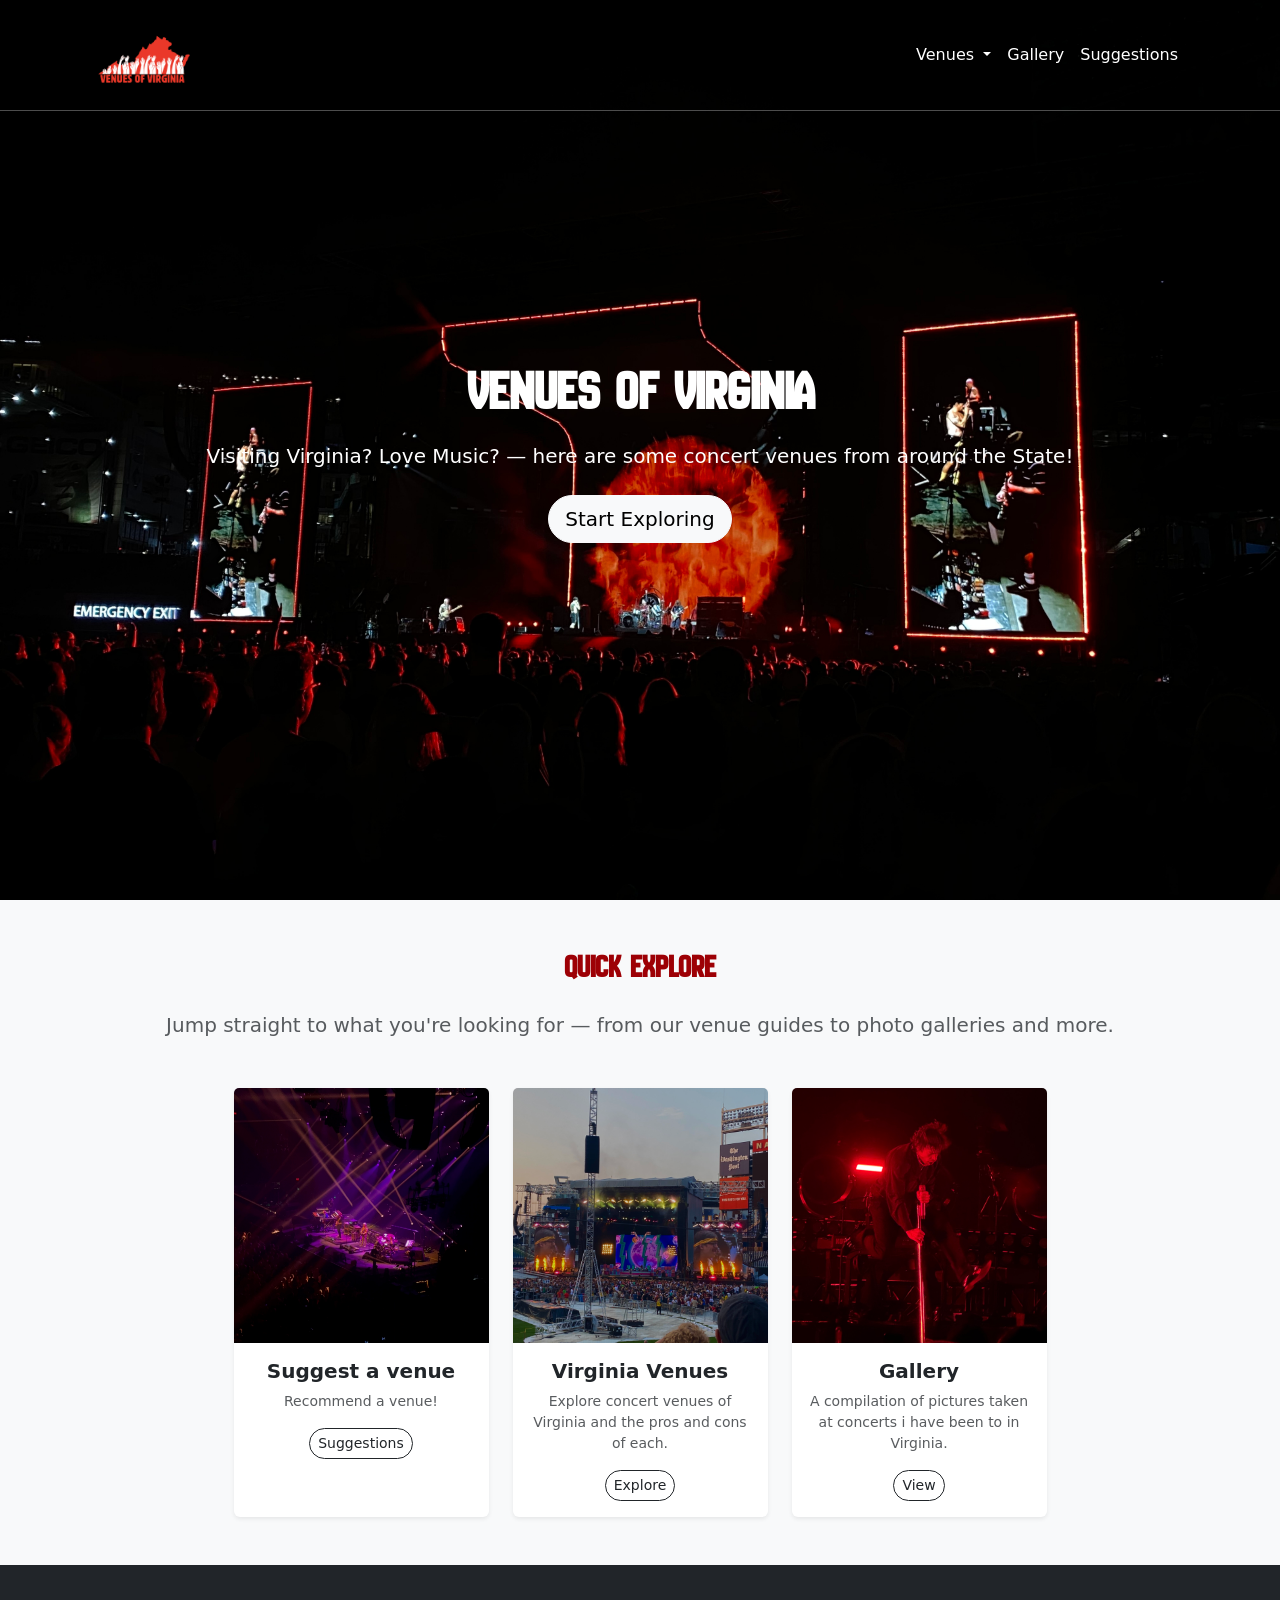
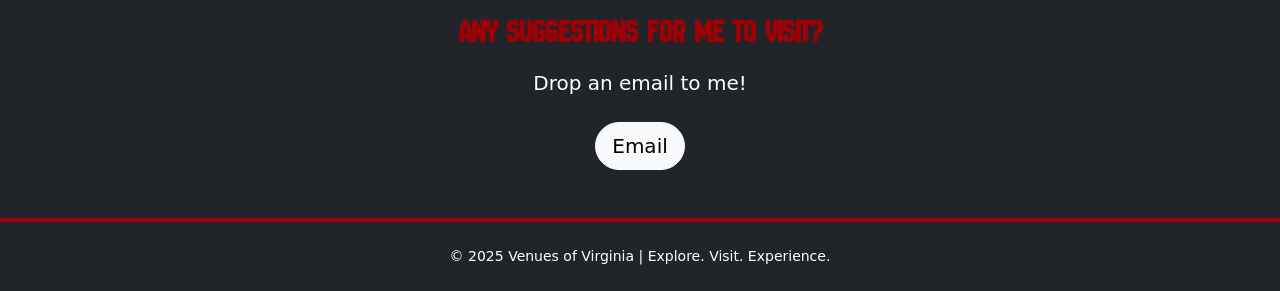
<file: index.html>
<!doctype html>
<html lang="en">
  <head>
    <meta charset="utf-8">
    <meta name="viewport" content="width=device-width, initial-scale=1">
    <meta name="description" content="Find the best concert venues in Virginia!">
    <meta name="author" content="Venues of Virginia">
    <title>Venues of Virginia</title>
    <link rel="icon" type="image/x-icon" href="va.png">

   <!-- Bootstrap v5.3.7 -->
   <!-- LOAD BOOTSTRAP CSS - DO NOT DELETE -->
    <link href="https://cdn.jsdelivr.net/npm/bootstrap@5.3.7/dist/css/bootstrap.min.css" rel="stylesheet" integrity="sha384-LN+7fdVzj6u52u30Kp6M/trliBMCMKTyK833zpbD+pXdCLuTusPj697FH4R/5mcr" crossorigin="anonymous">        
   <!-- END LOADING BOOTSTRAP CSS -->
    
    <link href="style.css" rel="stylesheet">

    <!-- GOOGLE FONTS -->
    <link rel="preconnect" href="https://fonts.googleapis.com">
    <link rel="preconnect" href="https://fonts.gstatic.com" crossorigin>
    <link href="https://fonts.googleapis.com/css2?family=Alfa+Slab+One&family=Audiowide&family=Meow+Script&family=New+Amsterdam&display=swap" rel="stylesheet">
  </head>



  <body id="page-top">
    <!-- Navigation -->
<nav class="navbar navbar-expand-lg navbar-dark" id="mainNav">
  <div class="container px-4">

    <!-- Logo  -->
    <a class="navbar-brand d-flex align-items-center" href="index.html">
      <img src="va.png" alt="Venues of Virginia logo">
    </a>

    <!-- Mobile toggle -->
    <button class="navbar-toggler" type="button" data-bs-toggle="collapse"
      data-bs-target="#navbarResponsive" aria-controls="navbarResponsive"
      aria-expanded="false" aria-label="Toggle navigation">
      <span class="navbar-toggler-icon"></span>
    </button>

    <!-- Nav Items  -->
    <div class="collapse navbar-collapse" id="navbarResponsive">
      <ul class="navbar-nav ms-auto mb-2 mb-lg-0">

        <!-- Dropdown -->
        <li class="nav-item dropdown">
          <a class="nav-link dropdown-toggle"
             href="#"
             id="venuesDropdown"
             role="button"
             data-bs-toggle="dropdown"
             aria-expanded="false">
            Venues
          </a>
          <ul class="dropdown-menu" aria-labelledby="venuesDropdown">
            <li><a class="dropdown-item" href="venues.html">Overview</a></li>
            <li><a class="dropdown-item" href="jefferson.html">The Jefferson, Charlottesville</a></li>
            <li><a class="dropdown-item" href="nats.html">The Nats Stadium, Washington D.C.</a></li>
            <li><a class="dropdown-item" href="allianz.html">The Allianz Amphitheater, Richmond</a></li>
            <li><a class="dropdown-item" href="veterans.html">Veterans United, Virginia Beach</a></li>
            <li><a class="dropdown-item" href="hampton.html">Hampton Coliseum, Hampton</a></li>
            <li><a class="dropdown-item" href="anthem.html">The Anthem, Washington D.C.</a></li>
          </ul>
        </li>

        <li class="nav-item">
          <a class="nav-link" href="gallery.html">Gallery</a>
        </li>

        <li class="nav-item">
          <a class="nav-link" href="suggestions.html">Suggestions</a>
        </li>

      </ul>
    </div>

  </div>
</nav>


 <!-- Hero Header -->
    <header class="text-white d-flex align-items-center" 
    style="background: url('header.jpeg') center/cover no-repeat; min-height: 100vh;">
        <div class="container text-center">
        <h1 class="fw-bold display-4 mb-3">Venues of Virginia</h1>
       <p class="lead mb-4">Visiting Virginia? Love Music? — here are some concert venues from around the State!</p>
    <a class="btn btn-lg btn-light rounded-pill" href="#quicklinks">Start Exploring</a>
  </div>
</header>

<!-- Quick Explore Section -->
<section id="quicklinks" class="py-5 bg-light">
  <div class="container px-4 text-center">
    <h2 class="fw-bold mb-4">Quick Explore</h2>
    <p class="lead text-muted mb-5">
      Jump straight to what you're looking for — from our venue guides to photo galleries and more.
    </p>

    <div class="row g-4 justify-content-center">
      <!-- Suggestions -->
      <div class="col-6 col-md-4 col-lg-3">
        <div class="card h-100 border-0 shadow-sm">
          <img src="aboutcard.jpeg" class="card-img-top" alt="About Venues of Virginia">
          <div class="card-body">
            <h5 class="card-title fw-bold">Suggest a venue</h5>
            <p class="card-text small text-muted">
              Recommend a venue!
            </p>
            <a href="suggestions.html" class="btn btn-outline-dark btn-sm rounded-pill">Suggestions</a>
          </div>
        </div>
      </div>

      <!-- Venues -->
      <div class="col-6 col-md-4 col-lg-3">
        <div class="card h-100 border-0 shadow-sm">
          <img src="venuecard.jpeg" class="card-img-top" alt="Virginia Venues">
          <div class="card-body">
            <h5 class="card-title fw-bold">Virginia Venues</h5>
            <p class="card-text small text-muted">
              Explore concert venues of Virginia and the pros and cons of each.
            </p>
            <a href="venues.html" class="btn btn-outline-dark btn-sm rounded-pill">Explore</a>
          </div>
        </div>
      </div>

      <!-- Gallery -->
      <div class="col-6 col-md-4 col-lg-3">
        <div class="card h-100 border-0 shadow-sm">
          <img src="gallerycard.jpeg" class="card-img-top" alt="Venues gallery">
          <div class="card-body">
            <h5 class="card-title fw-bold">Gallery</h5>
            <p class="card-text small text-muted">
              A compilation of pictures taken at concerts i have been to in Virginia.
            </p>
            <a href="gallery.html" class="btn btn-outline-dark btn-sm rounded-pill">View</a>
          </div>
        </div>
      </div>
    </div>
  </div>
</section>

 <!-- Call-to-Action Section -->
    <section class="bg-dark text-white py-5 text-center">
      <div class="container px-4">
        <h2 class="fw-bold mb-3">Any suggestions for me to visit?</h2>
        <p class="lead mb-4">Drop an email to me!</p>
        <a href="contact.html" class="btn btn-light btn-lg rounded-pill">Email</a>
      </div>
    </section>

    <!-- Footer -->
    <footer class="py-4 bg-dark">
      <div class="container text-center text-white small">
        <p class="m-0">&copy; 2025 Venues of Virginia | Explore. Visit. Experience.</p>
      </div>
    </footer>


<!-- LOAD BOOTSTRAP 5.3.7 JAVASCRIPT - DO NOT DELETE -->
<script src="https://cdn.jsdelivr.net/npm/bootstrap@5.3.7/dist/js/bootstrap.bundle.min.js" integrity="sha384-ndDqU0Gzau9qJ1lfW4pNLlhNTkCfHzAVBReH9diLvGRem5+R9g2FzA8ZGN954O5Q" crossorigin="anonymous"></script>

<script src="https://cdn.jsdelivr.net/npm/bootstrap@5.3.7/dist/js/bootstrap.bundle.min.js"
integrity="sha384-ndDqU0Gzau9qJ1lfW4pNLlhNTkCfHzAVBReH9diLvGRem5+R9g2FzA8ZGN954O5Q"
crossorigin="anonymous"></script>


<!-- END LOADING BOOTSTRAP JAVASCRIPT -->
      
  </body>
</html>
</file>
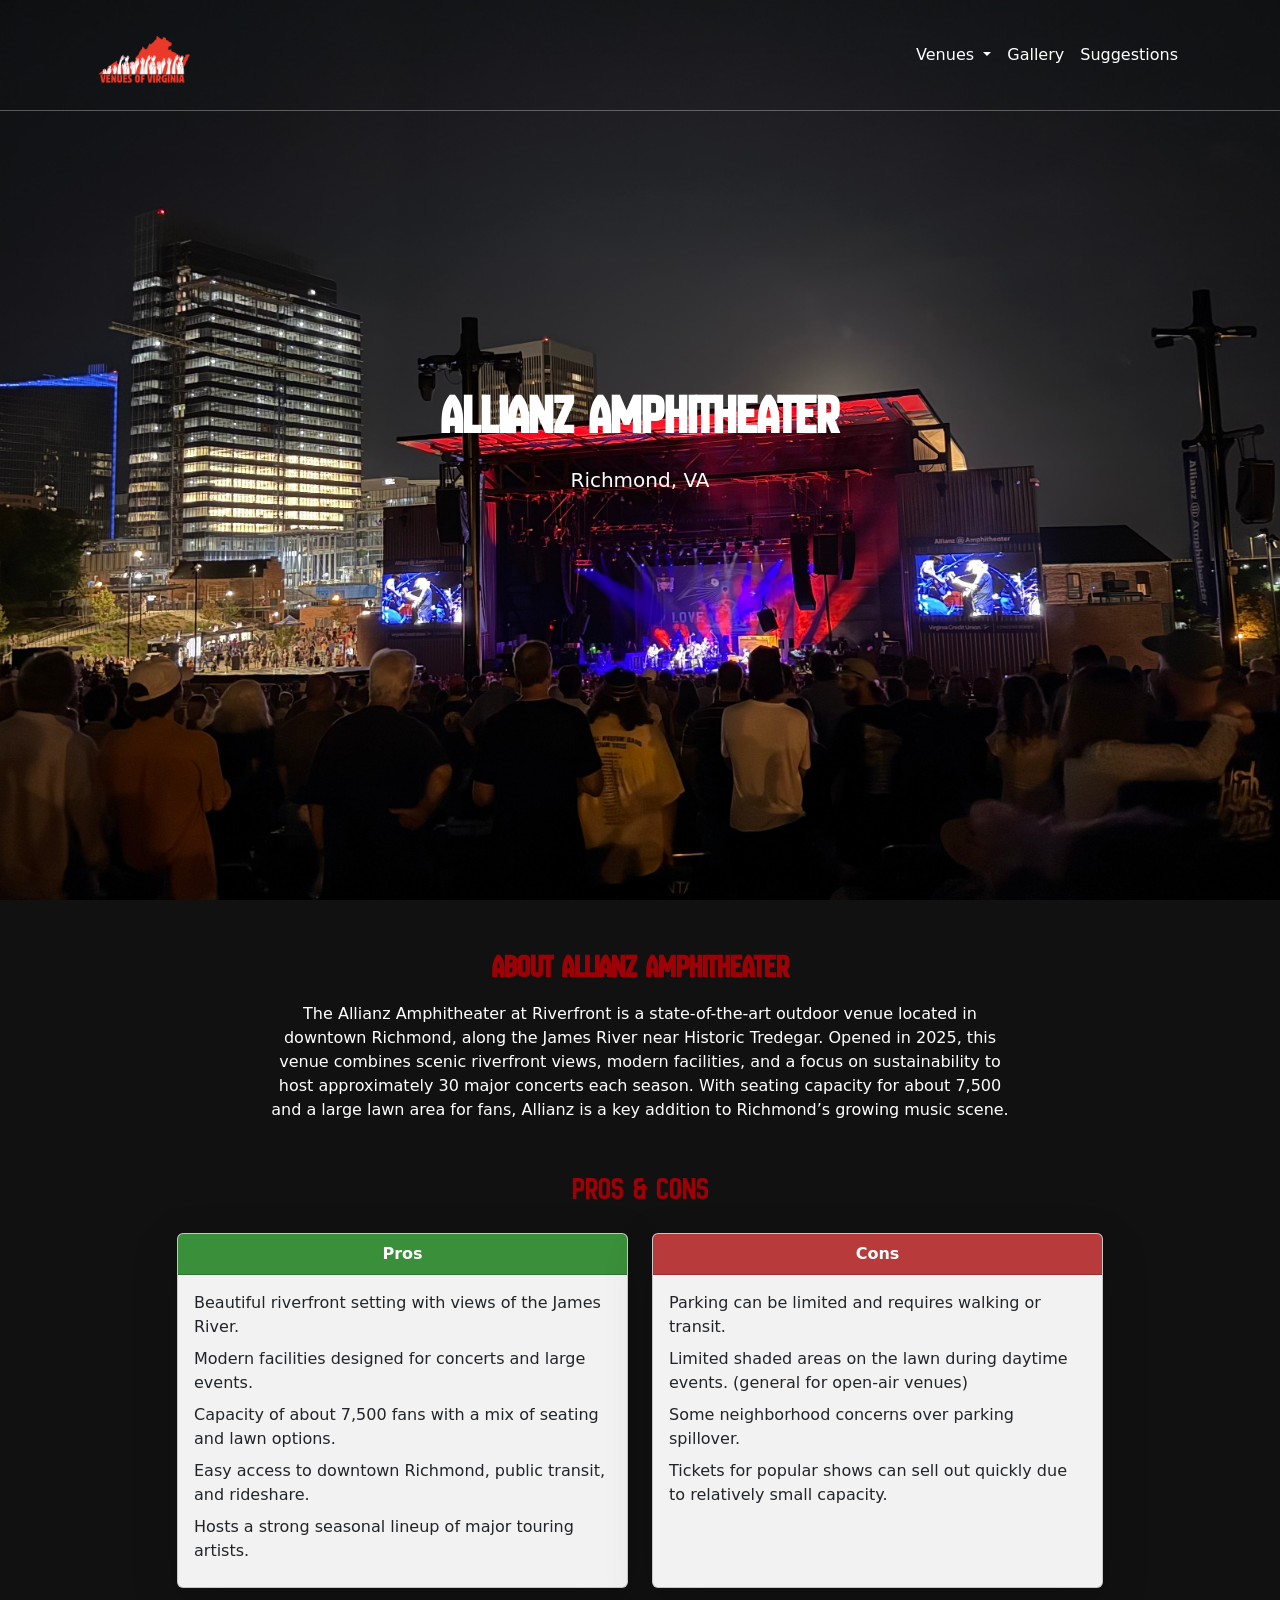
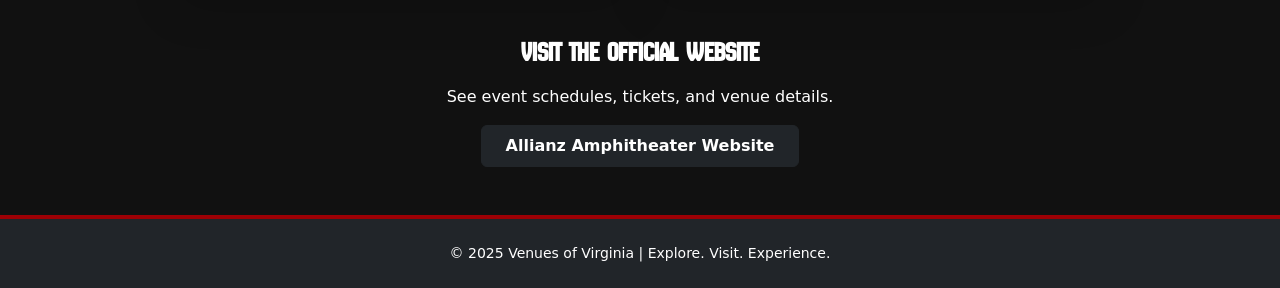
<file: allianz.html>
<!doctype html>
<html lang="en">
  <head>
    <meta charset="utf-8">
    <meta name="viewport" content="width=device-width, initial-scale=1">
    <meta name="description" content="Find the best concert venues in Virginia!">
    <meta name="author" content="Venues of Virginia">
    <title>Venues</title>
    <link rel="icon" type="image/x-icon" href="va.png">

   <!-- Bootstrap v5.3.7 -->
   <!-- LOAD BOOTSTRAP CSS - DO NOT DELETE -->
    <link href="https://cdn.jsdelivr.net/npm/bootstrap@5.3.7/dist/css/bootstrap.min.css" rel="stylesheet" integrity="sha384-LN+7fdVzj6u52u30Kp6M/trliBMCMKTyK833zpbD+pXdCLuTusPj697FH4R/5mcr" crossorigin="anonymous">        
   <!-- END LOADING BOOTSTRAP CSS -->
    
    <link href="style.css" rel="stylesheet">

    <!-- GOOGLE FONTS -->
    <link rel="preconnect" href="https://fonts.googleapis.com">
    <link rel="preconnect" href="https://fonts.gstatic.com" crossorigin>
    <link href="https://fonts.googleapis.com/css2?family=Alfa+Slab+One&family=Audiowide&family=Meow+Script&family=New+Amsterdam&display=swap" rel="stylesheet">
  </head>



  <body id="page-top">
    <!-- Navigation -->
<nav class="navbar navbar-expand-lg navbar-dark" id="mainNav">
  <div class="container px-4">

    <!-- Logo  -->
    <a class="navbar-brand d-flex align-items-center" href="index.html">
      <img src="va.png" alt="Venues of Virginia logo">
    </a>

    <!-- Mobile toggle -->
    <button class="navbar-toggler" type="button" data-bs-toggle="collapse"
      data-bs-target="#navbarResponsive" aria-controls="navbarResponsive"
      aria-expanded="false" aria-label="Toggle navigation">
      <span class="navbar-toggler-icon"></span>
    </button>

    <!-- Nav Items  -->
    <div class="collapse navbar-collapse" id="navbarResponsive">
      <ul class="navbar-nav ms-auto mb-2 mb-lg-0">

        <!-- Dropdown -->
        <li class="nav-item dropdown">
          <a class="nav-link dropdown-toggle"
             href="#"
             id="venuesDropdown"
             role="button"
             data-bs-toggle="dropdown"
             aria-expanded="false">
            Venues
          </a>
          <ul class="dropdown-menu" aria-labelledby="venuesDropdown">
            <li><a class="dropdown-item" href="venues.html">Overview</a></li>
            <li><a class="dropdown-item" href="jefferson.html">The Jefferson, Charlottesville</a></li>
            <li><a class="dropdown-item" href="nats.html">The Nats Stadium, Washington D.C.</a></li>
            <li><a class="dropdown-item" href="allianz.html">The Allianz Amphitheater, Richmond</a></li>
            <li><a class="dropdown-item" href="veterans.html">Veterans United, Virginia Beach</a></li>
            <li><a class="dropdown-item" href="hampton.html">Hampton Coliseum, Hampton</a></li>
            <li><a class="dropdown-item" href="anthem.html">The Anthem, Washington D.C.</a></li>
          </ul>
        </li>

        <li class="nav-item">
          <a class="nav-link" href="gallery.html">Gallery</a>
        </li>

        <li class="nav-item">
          <a class="nav-link" href="suggestions.html">Suggestions</a>
        </li>

      </ul>
    </div>

  </div>
</nav>

<!-- Hero Header -->
<header class="allianz-hero text-white d-flex align-items-center">
    <div class="container text-center">
        <h1 class="fw-bold display-4 mb-3">Allianz Amphitheater</h1>
        <p class="lead mb-4">Richmond, VA</p>
    </div>
</header>

<!-- Main Content -->
<main class="container my-5">

    <!-- About Section -->
    <section class="mb-5">
        <h2 class="fw-bold mb-3 text-center">About Allianz Amphitheater</h2>
        <p class="text-center mx-auto about-allianz-text">
            The Allianz Amphitheater at Riverfront is a state-of-the-art outdoor venue located in 
            downtown Richmond, along the James River near Historic Tredegar. Opened in 2025, this 
            venue combines scenic riverfront views, modern facilities, and a focus on sustainability 
            to host approximately 30 major concerts each season. With seating capacity for about 
            7,500 and a large lawn area for fans, Allianz is a key addition to Richmond’s growing 
            music scene. 
        </p>
    </section>

    <!-- Pros & Cons Section -->
    <section class="my-5">
       <h2 class="text-center mb-4">Pros & Cons</h2>
        <div class="row justify-content-center g-4">

            <!-- Pros Card -->
            <div class="col-md-5">
                <div class="card shadow-lg h-100 pros-cons-card">
                    <div class="card-header pros-header text-white fw-bold text-center">
                        Pros
                    </div>
                    <div class="card-body">
                        <ul class="list-unstyled mb-0">
                            <li class="mb-2">Beautiful riverfront setting with views of the James River. </li>
                            <li class="mb-2">Modern facilities designed for concerts and large events. </li>
                            <li class="mb-2">Capacity of about 7,500 fans with a mix of seating and lawn options. </li>
                            <li class="mb-2">Easy access to downtown Richmond, public transit, and rideshare. </li>
                            <li class="mb-2">Hosts a strong seasonal lineup of major touring artists. </li>
                        </ul>
                    </div>
                </div>
            </div>

            <!-- Cons Card -->
            <div class="col-md-5">
                <div class="card shadow-lg h-100 pros-cons-card">
                    <div class="card-header cons-header text-white fw-bold text-center">
                        Cons
                    </div>
                    <div class="card-body">
                        <ul class="list-unstyled mb-0">
                            <li class="mb-2">Parking can be limited and requires walking or transit. </li>
                            <li class="mb-2">Limited shaded areas on the lawn during daytime events. (general for open-air venues)</li>
                            <li class="mb-2">Some neighborhood concerns over parking spillover. </li>
                            <li class="mb-2">Tickets for popular shows can sell out quickly due to relatively small capacity.</li>
                        </ul>
                    </div>
                </div>
            </div>

        </div>
    </section>

    <!-- Visit Official Website -->
    <section class="text-center mt-5">
        <h3 class="fw-bold mb-3">Visit the Official Website</h3>
        <p class="mb-3">See event schedules, tickets, and venue details.</p>
        <a href="https://www.allianzamphitheater.com/" 
           target="_blank" 
           class="btn btn-dark px-4 py-2 fw-bold">
            Allianz Amphitheater Website
        </a>
    </section>

</main>




<!-- Footer -->
    <footer class="py-4 bg-dark">
      <div class="container text-center text-white small">
        <p class="m-0">&copy; 2025 Venues of Virginia | Explore. Visit. Experience.</p>
      </div>
    </footer>
</file>
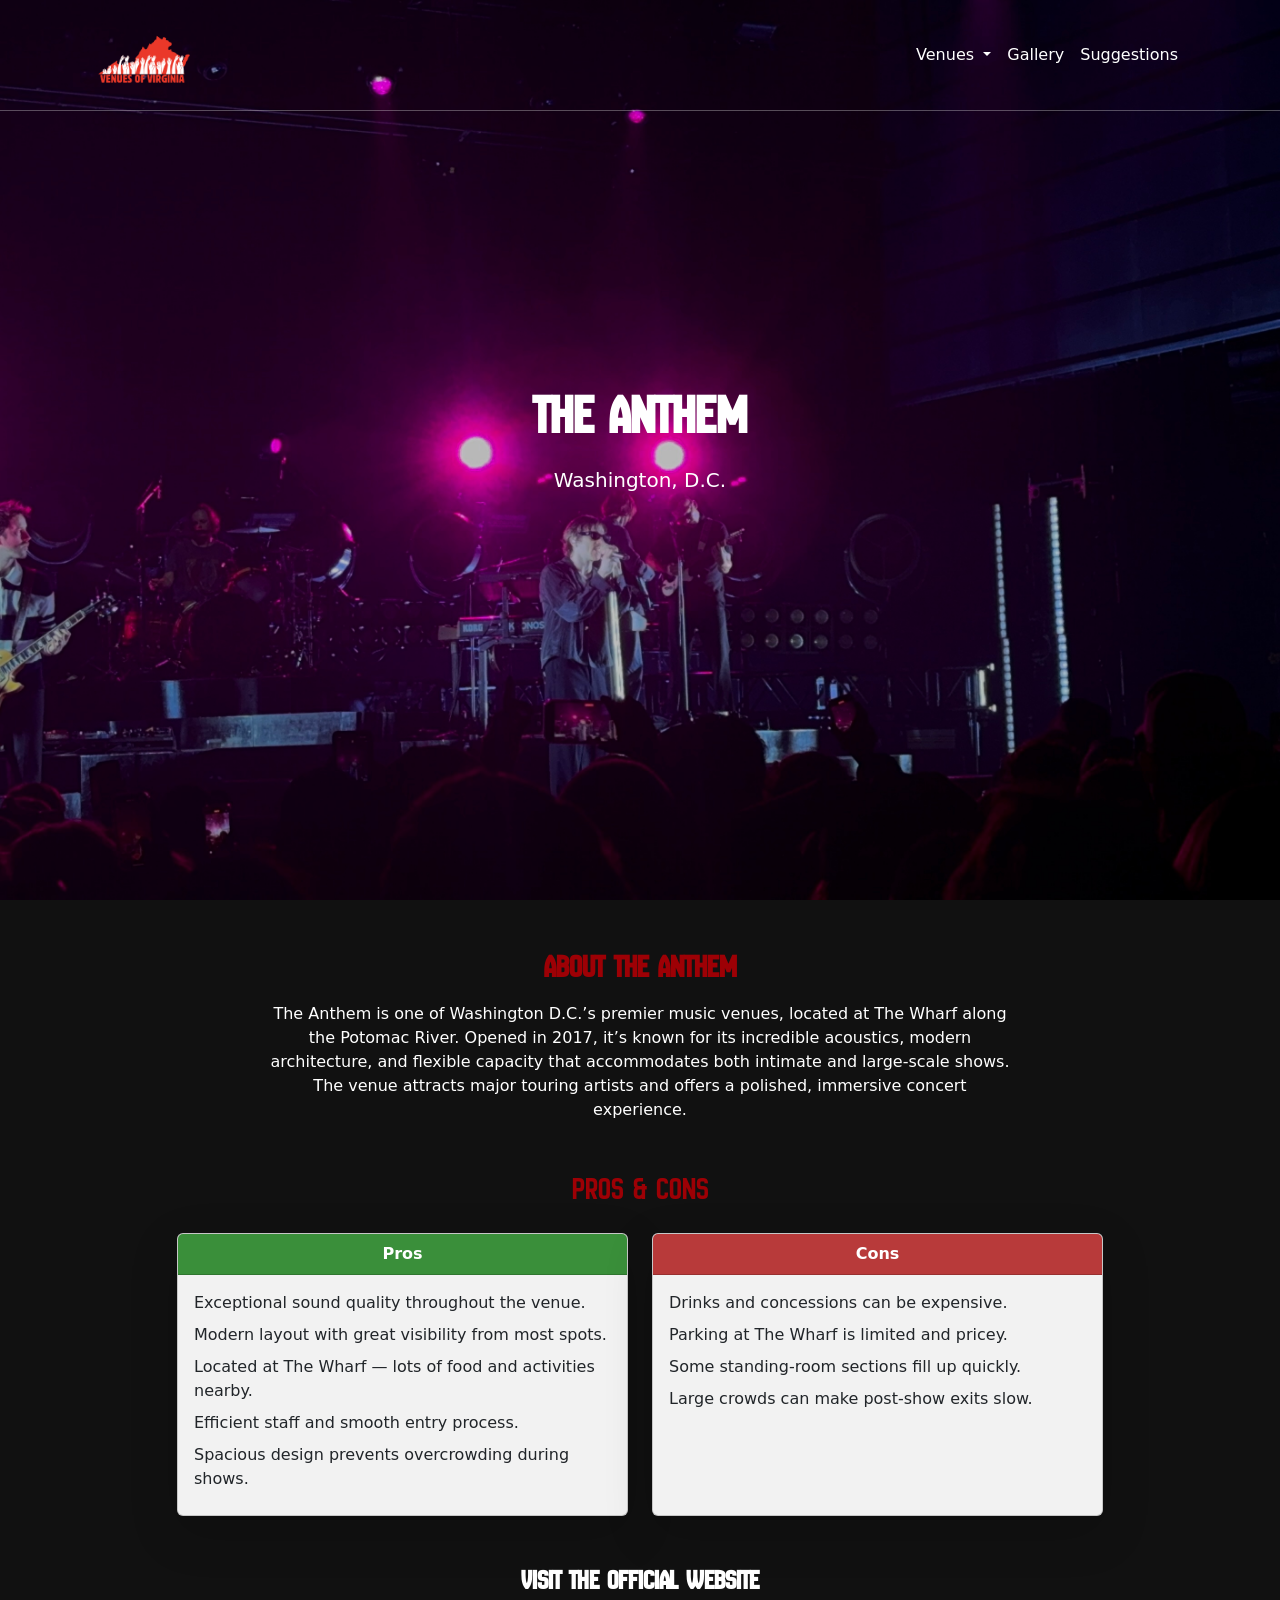
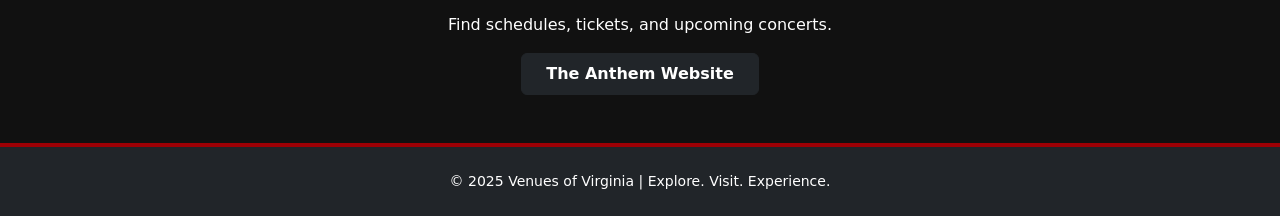
<file: anthem.html>
<!doctype html>
<html lang="en">
  <head>
    <meta charset="utf-8">
    <meta name="viewport" content="width=device-width, initial-scale=1">
    <meta name="description" content="Find the best concert venues in Virginia!">
    <meta name="author" content="Venues of Virginia">
    <title>Venues</title>
    <link rel="icon" type="image/x-icon" href="va.png">

   <!-- Bootstrap v5.3.7 -->
   <!-- LOAD BOOTSTRAP CSS - DO NOT DELETE -->
    <link href="https://cdn.jsdelivr.net/npm/bootstrap@5.3.7/dist/css/bootstrap.min.css" rel="stylesheet" integrity="sha384-LN+7fdVzj6u52u30Kp6M/trliBMCMKTyK833zpbD+pXdCLuTusPj697FH4R/5mcr" crossorigin="anonymous">        
   <!-- END LOADING BOOTSTRAP CSS -->
    
    <link href="style.css" rel="stylesheet">

    <!-- GOOGLE FONTS -->
    <link rel="preconnect" href="https://fonts.googleapis.com">
    <link rel="preconnect" href="https://fonts.gstatic.com" crossorigin>
    <link href="https://fonts.googleapis.com/css2?family=Alfa+Slab+One&family=Audiowide&family=Meow+Script&family=New+Amsterdam&display=swap" rel="stylesheet">
  </head>



  <body id="page-top">
    <!-- Navigation -->
<nav class="navbar navbar-expand-lg navbar-dark" id="mainNav">
  <div class="container px-4">

    <!-- Logo  -->
    <a class="navbar-brand d-flex align-items-center" href="index.html">
      <img src="va.png" alt="Venues of Virginia logo">
    </a>

    <!-- Mobile toggle -->
    <button class="navbar-toggler" type="button" data-bs-toggle="collapse"
      data-bs-target="#navbarResponsive" aria-controls="navbarResponsive"
      aria-expanded="false" aria-label="Toggle navigation">
      <span class="navbar-toggler-icon"></span>
    </button>

    <!-- Nav Items  -->
    <div class="collapse navbar-collapse" id="navbarResponsive">
      <ul class="navbar-nav ms-auto mb-2 mb-lg-0">

        <!-- Dropdown -->
        <li class="nav-item dropdown">
          <a class="nav-link dropdown-toggle"
             href="#"
             id="venuesDropdown"
             role="button"
             data-bs-toggle="dropdown"
             aria-expanded="false">
            Venues
          </a>
          <ul class="dropdown-menu" aria-labelledby="venuesDropdown">
            <li><a class="dropdown-item" href="venues.html">Overview</a></li>
            <li><a class="dropdown-item" href="jefferson.html">The Jefferson, Charlottesville</a></li>
            <li><a class="dropdown-item" href="nats.html">The Nats Stadium, Washington D.C.</a></li>
            <li><a class="dropdown-item" href="allianz.html">The Allianz Amphitheater, Richmond</a></li>
            <li><a class="dropdown-item" href="veterans.html">Veterans United, Virginia Beach</a></li>
            <li><a class="dropdown-item" href="hampton.html">Hampton Coliseum, Hampton</a></li>
            <li><a class="dropdown-item" href="anthem.html">The Anthem, Washington D.C.</a></li>
          </ul>
        </li>

        <li class="nav-item">
          <a class="nav-link" href="gallery.html">Gallery</a>
        </li>

        <li class="nav-item">
          <a class="nav-link" href="suggestions.html">Suggestions</a>
        </li>

      </ul>
    </div>

  </div>
</nav>

<!-- Hero Header -->
<header class="anthem-hero text-white d-flex align-items-center">
    <div class="container text-center">
        <h1 class="fw-bold display-4 mb-3">The Anthem</h1>
        <p class="lead mb-4">Washington, D.C.</p>
    </div>
</header>

<!-- Main Content -->
<main class="container my-5">

    <!-- About Section -->
    <section class="mb-5">
        <h2 class="fw-bold mb-3 text-center">About The Anthem</h2>
        <p class="text-center mx-auto anthem-about-text">
            The Anthem is one of Washington D.C.’s premier music venues, located at The Wharf along the
            Potomac River. Opened in 2017, it’s known for its incredible acoustics, modern architecture,
            and flexible capacity that accommodates both intimate and large-scale shows. The venue attracts
            major touring artists and offers a polished, immersive concert experience.
        </p>
    </section>

    <!-- Pros & Cons Section -->
    <section class="my-5">
        <h2 class="text-center mb-4">Pros & Cons</h2>
        <div class="row justify-content-center g-4">

            <!-- Pros Card -->
            <div class="col-md-5">
                <div class="card shadow-lg h-100 pros-cons-card">
                    <div class="card-header pros-header text-white fw-bold text-center">
                        Pros
                    </div>
                    <div class="card-body">
                        <ul class="list-unstyled mb-0">
                            <li class="mb-2">Exceptional sound quality throughout the venue.</li>
                            <li class="mb-2">Modern layout with great visibility from most spots.</li>
                            <li class="mb-2">Located at The Wharf — lots of food and activities nearby.</li>
                            <li class="mb-2">Efficient staff and smooth entry process.</li>
                            <li class="mb-2">Spacious design prevents overcrowding during shows.</li>
                        </ul>
                    </div>
                </div>
            </div>

            <!-- Cons Card -->
            <div class="col-md-5">
                <div class="card shadow-lg h-100 pros-cons-card">
                    <div class="card-header cons-header text-white fw-bold text-center">
                        Cons
                    </div>
                    <div class="card-body">
                        <ul class="list-unstyled mb-0">
                            <li class="mb-2">Drinks and concessions can be expensive.</li>
                            <li class="mb-2">Parking at The Wharf is limited and pricey.</li>
                            <li class="mb-2">Some standing-room sections fill up quickly.</li>
                            <li class="mb-2">Large crowds can make post-show exits slow.</li>
                        </ul>
                    </div>
                </div>
            </div>

        </div>
    </section>

    <!-- Visit Official Website -->
    <section class="text-center mt-5">
        <h3 class="fw-bold mb-3">Visit the Official Website</h3>
        <p class="mb-3">Find schedules, tickets, and upcoming concerts.</p>
        <a href="https://www.theanthemdc.com/" 
           target="_blank" 
           class="btn btn-dark px-4 py-2 fw-bold">
            The Anthem Website
        </a>
    </section>

</main>



<!-- Footer -->
    <footer class="py-4 bg-dark">
      <div class="container text-center text-white small">
        <p class="m-0">&copy; 2025 Venues of Virginia | Explore. Visit. Experience.</p>
      </div>
    </footer>
</file>
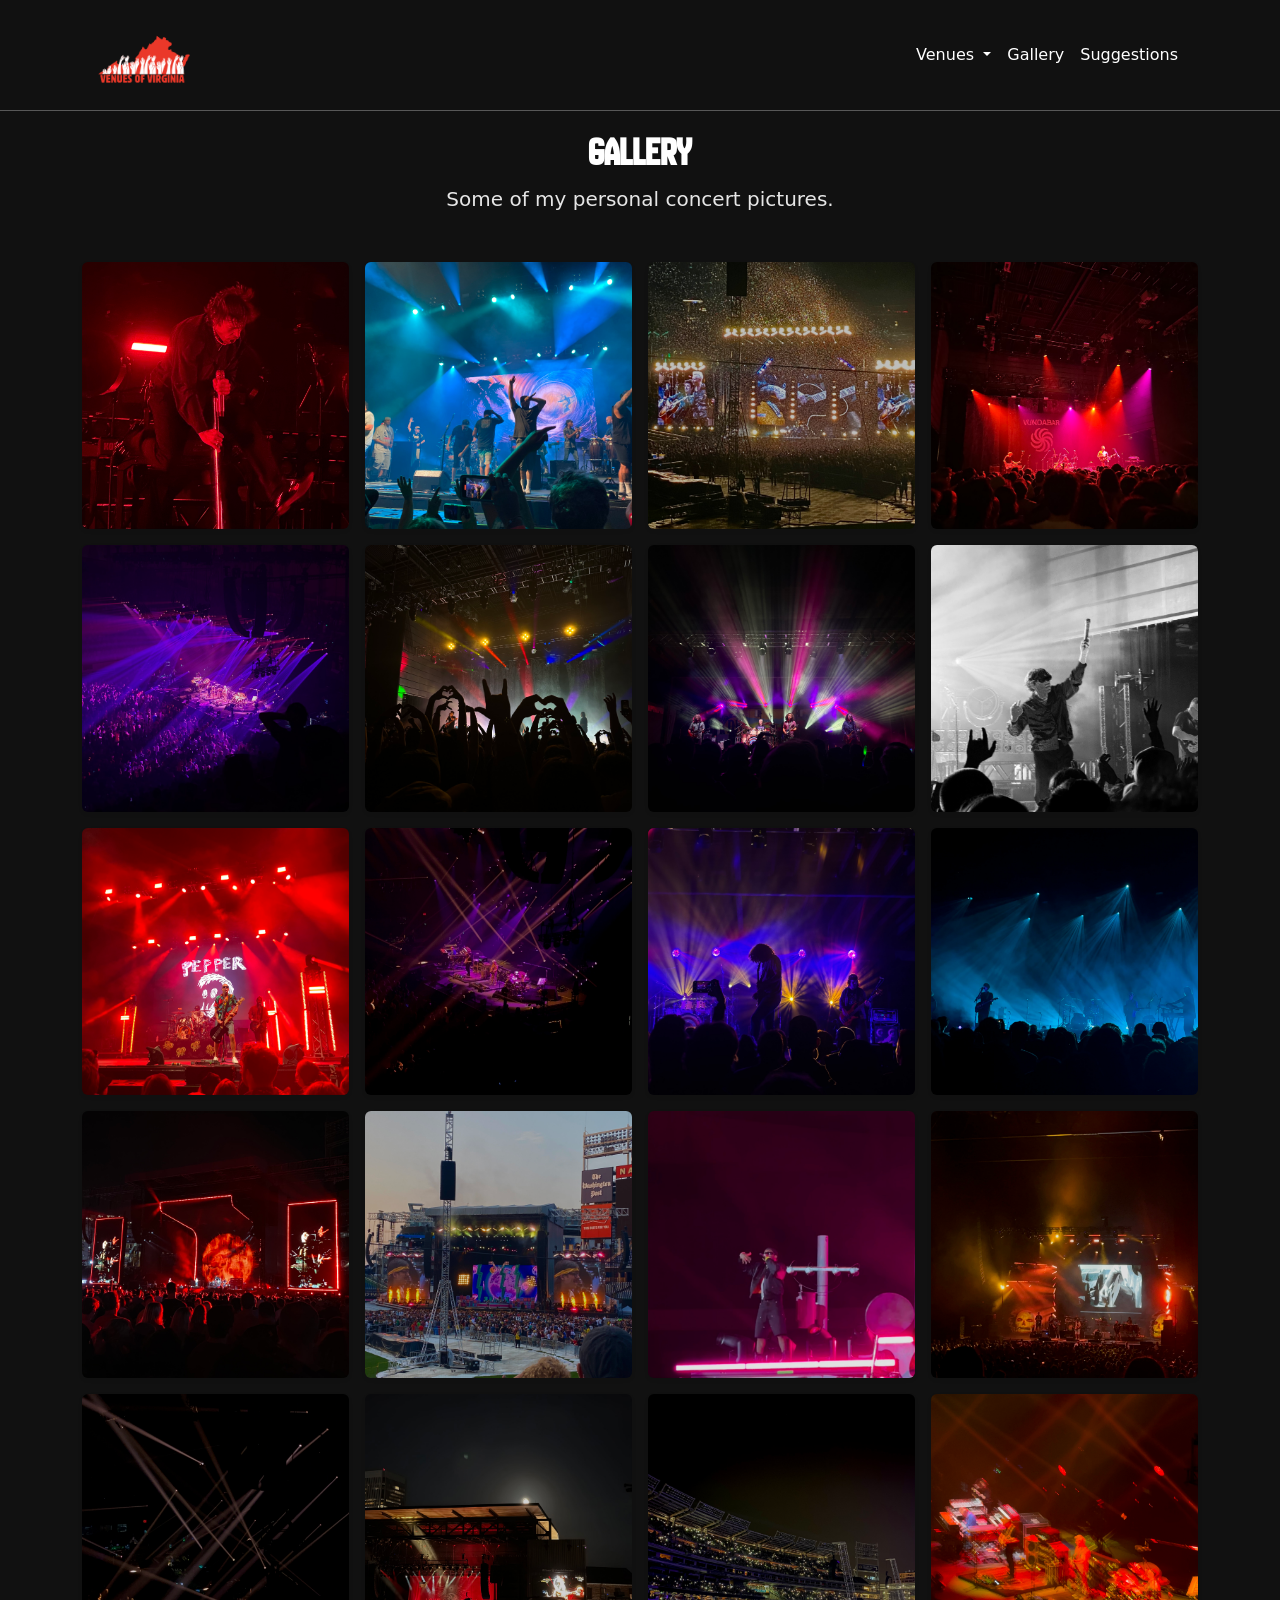
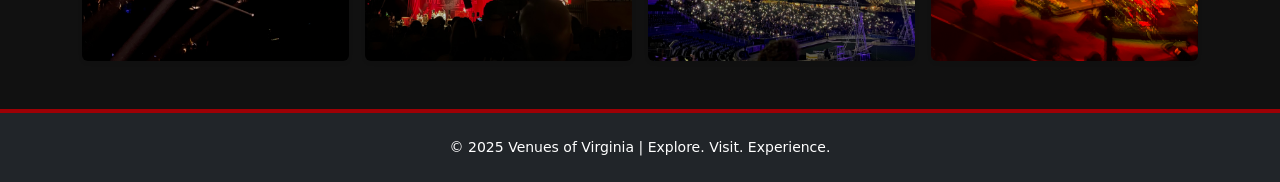
<file: gallery.html>
<!doctype html>
<html lang="en">
  <head>
    <meta charset="utf-8">
    <meta name="viewport" content="width=device-width, initial-scale=1">
    <meta name="description" content="Find the best concert venues in Virginia!">
    <meta name="author" content="Venues of Virginia">
    <title>Gallery</title>
    <link rel="icon" type="image/x-icon" href="va.png">

   <!-- Bootstrap v5.3.7 -->
   <!-- LOAD BOOTSTRAP CSS - DO NOT DELETE -->
    <link href="https://cdn.jsdelivr.net/npm/bootstrap@5.3.7/dist/css/bootstrap.min.css" rel="stylesheet" integrity="sha384-LN+7fdVzj6u52u30Kp6M/trliBMCMKTyK833zpbD+pXdCLuTusPj697FH4R/5mcr" crossorigin="anonymous">        
   <!-- END LOADING BOOTSTRAP CSS -->
    
    <link href="style.css" rel="stylesheet">

    <!-- GOOGLE FONTS -->
    <link rel="preconnect" href="https://fonts.googleapis.com">
    <link rel="preconnect" href="https://fonts.gstatic.com" crossorigin>
    <link href="https://fonts.googleapis.com/css2?family=Alfa+Slab+One&family=Audiowide&family=Meow+Script&family=New+Amsterdam&display=swap" rel="stylesheet">
  </head>



  <body id="page-top">
    <!-- Navigation -->
<nav class="navbar navbar-expand-lg navbar-dark" id="mainNav">
  <div class="container px-4">

    <!-- Logo  -->
    <a class="navbar-brand d-flex align-items-center" href="index.html">
      <img src="va.png" alt="Venues of Virginia logo">
    </a>

    <!-- Mobile toggle -->
    <button class="navbar-toggler" type="button" data-bs-toggle="collapse"
      data-bs-target="#navbarResponsive" aria-controls="navbarResponsive"
      aria-expanded="false" aria-label="Toggle navigation">
      <span class="navbar-toggler-icon"></span>
    </button>

    <!-- Nav Items  -->
    <div class="collapse navbar-collapse" id="navbarResponsive">
      <ul class="navbar-nav ms-auto mb-2 mb-lg-0">

        <!-- Dropdown -->
        <li class="nav-item dropdown">
          <a class="nav-link dropdown-toggle"
             href="#"
             id="venuesDropdown"
             role="button"
             data-bs-toggle="dropdown"
             aria-expanded="false">
            Venues
          </a>
          <ul class="dropdown-menu" aria-labelledby="venuesDropdown">
            <li><a class="dropdown-item" href="venues.html">Overview</a></li>
            <li><a class="dropdown-item" href="jefferson.html">The Jefferson, Charlottesville</a></li>
            <li><a class="dropdown-item" href="nats.html">The Nats Stadium, Washington D.C.</a></li>
            <li><a class="dropdown-item" href="allianz.html">The Allianz Amphitheater, Richmond</a></li>
            <li><a class="dropdown-item" href="veterans.html">Veterans United, Virginia Beach</a></li>
            <li><a class="dropdown-item" href="hampton.html">Hampton Coliseum, Hampton</a></li>
            <li><a class="dropdown-item" href="anthem.html">The Anthem, Washington D.C.</a></li>
          </ul>
        </li>

        <li class="nav-item">
          <a class="nav-link" href="gallery.html">Gallery</a>
        </li>

        <li class="nav-item">
          <a class="nav-link" href="suggestions.html">Suggestions</a>
        </li>

      </ul>
    </div>

  </div>
</nav>


    <div style="margin-top: 80px"></div>

    <!-- Main Content -->
    <main class="container py-5">
      <div class="text-center mb-5">
        <h1 class="fw-bold">Gallery</h1>
        <p class="lead light-text">Some of my personal concert pictures.</p>
      </div>

       <!-- Image Grid Gallery -->
      <div class="row g-3" id="imageGallery"></div>

       <!-- Modal for Enlarged Images -->
      <div class="modal fade" id="imageModal" tabindex="-1" aria-hidden="true">
        <div class="modal-dialog modal-dialog-centered modal-lg">
          <div class="modal-content bg-dark border-0">
            <div class="modal-body p-0">
              <img
                id="modalImage"
                src="[data-uri]"
                class="img-fluid w-100"
                alt="Enlarged gallery image"
              >
            </div>
          </div>
        </div>
      </div>
    </main>

 <!-- Bootstrap JS -->
    <script src="https://cdn.jsdelivr.net/npm/bootstrap@5.3.7/dist/js/bootstrap.bundle.min.js"></script>

    <!-- Dynamic Gallery Script -->
    <script>
      document.addEventListener("DOMContentLoaded", function () {
        const galleryContainer = document.getElementById("imageGallery");
        const imageNames = [
          "one","two","three","four","five","six","seven","eight",
          "nine","ten","eleven","twelve","thirteen","fourteen","fifteen",
          "sixteen","seventeen","eighteen","nineteen","twenty",
        ];

        imageNames.forEach((name, index) => {
          const col = document.createElement("div");
          col.className = "col-6 col-md-4 col-lg-3";
          const img = document.createElement("img");
          img.src = `${name}.jpeg`;
          img.className = "img-fluid rounded shadow-sm gallery-thumb";
          img.alt = `Gallery image ${index + 1}`;
          img.style.cursor = "pointer";
          img.addEventListener("click", () => {
            document.getElementById("modalImage").src = img.src;
            const modal = new bootstrap.Modal(
              document.getElementById("imageModal")
            );
            modal.show();
          });
          col.appendChild(img);
          galleryContainer.appendChild(col);
        });
      });
    </script>


<footer class="py-4 bg-dark">
  <div class="container text-center text-white small">
    <p class="m-0">&copy; 2025 Venues of Virginia | Explore. Visit. Experience.</p>
  </div>
</footer>

  </body>

</html>
</file>
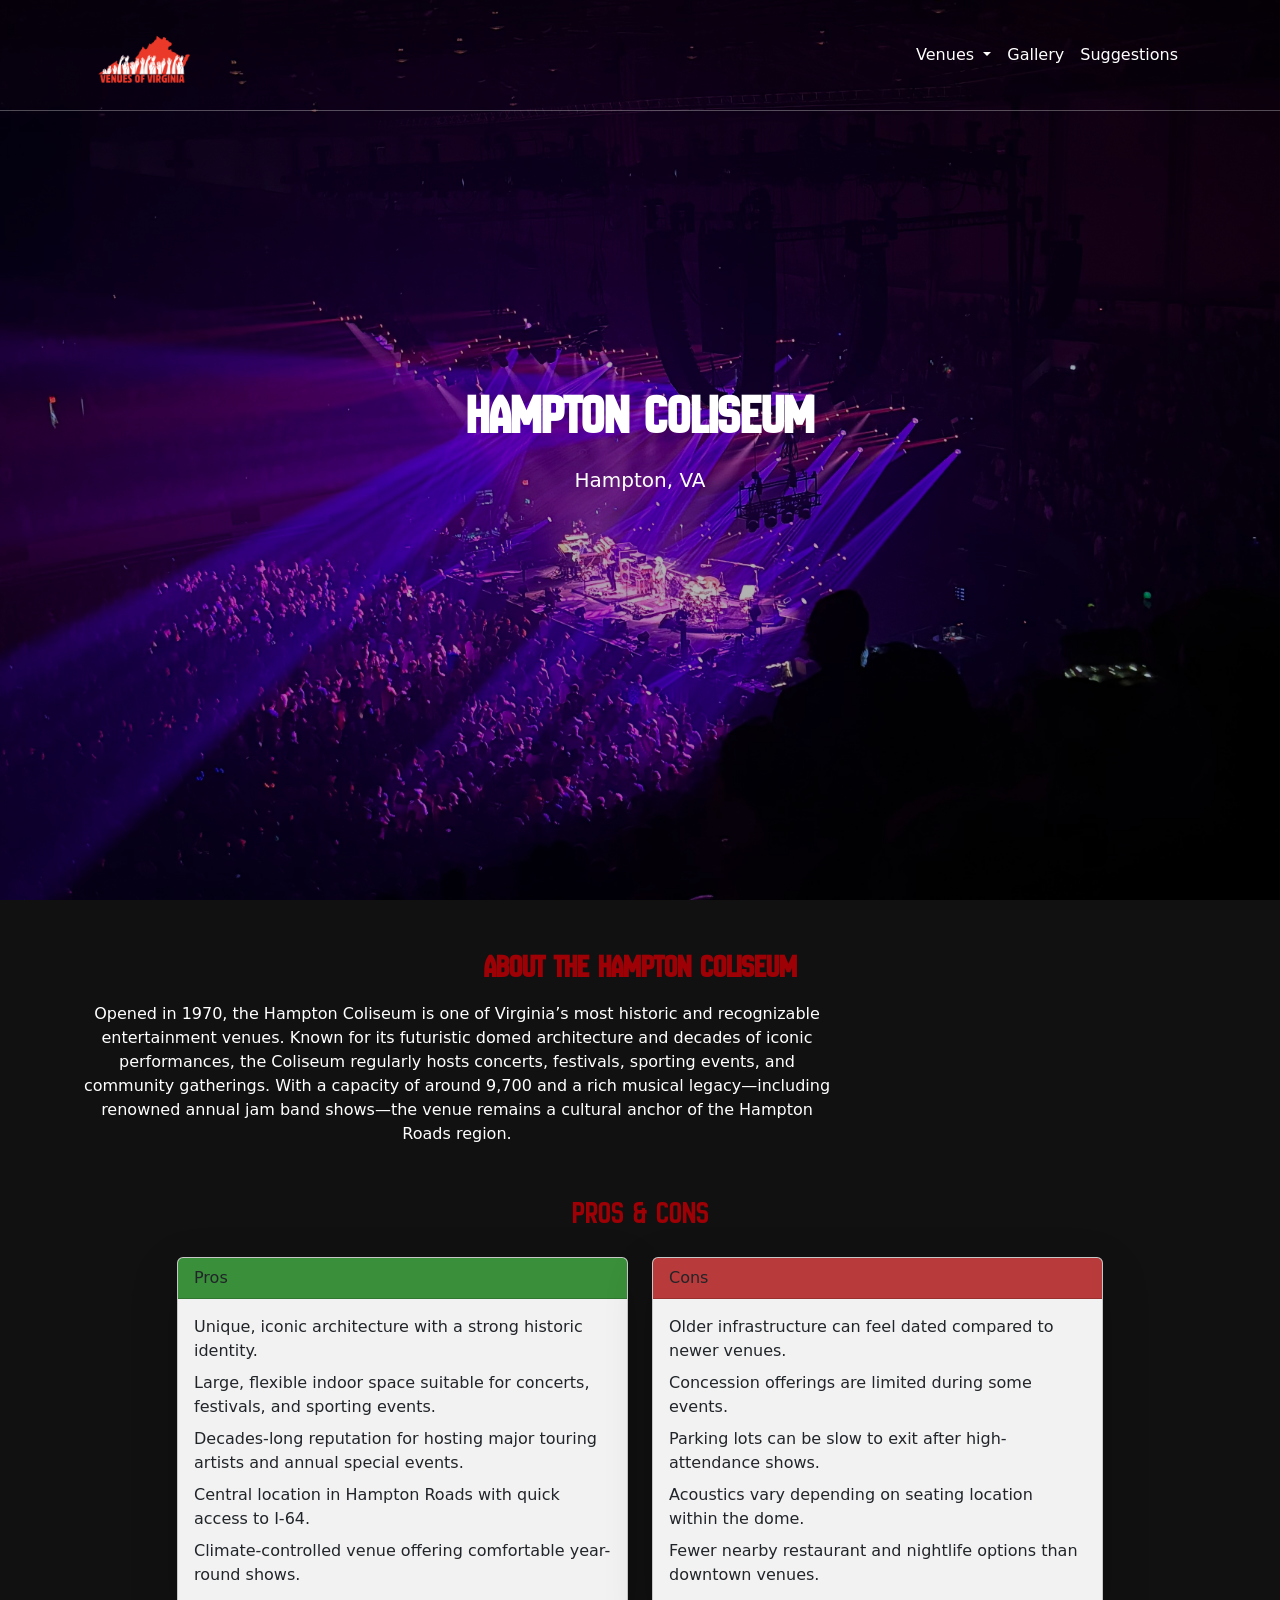
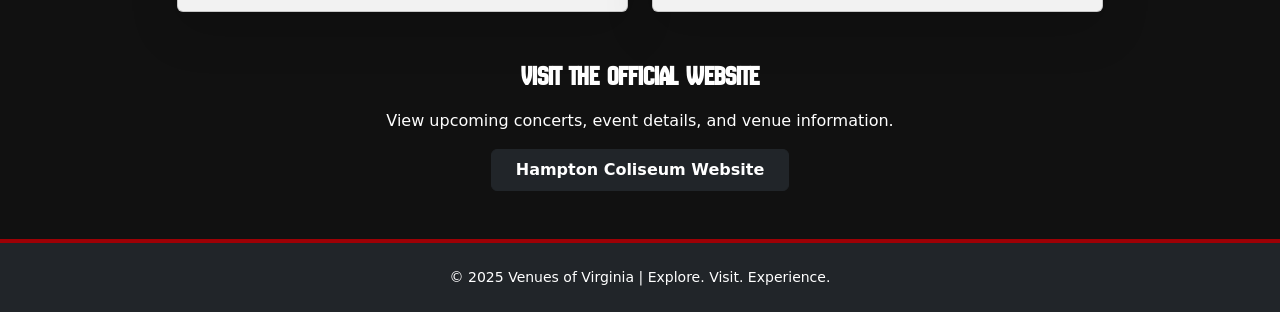
<file: hampton.html>
<!doctype html>
<html lang="en">
  <head>
    <meta charset="utf-8">
    <meta name="viewport" content="width=device-width, initial-scale=1">
    <meta name="description" content="Find the best concert venues in Virginia!">
    <meta name="author" content="Venues of Virginia">
    <title>The Hampton Colosseum</title>
    <link rel="icon" type="image/x-icon" href="va.png" >

    <!-- Bootstrap v5.3.7 -->
    <link href="https://cdn.jsdelivr.net/npm/bootstrap@5.3.7/dist/css/bootstrap.min.css" rel="stylesheet">

    <!-- Custom styles -->
    <link href="style.css" rel="stylesheet">

    <!-- GOOGLE FONTS -->
    <link rel="preconnect" href="https://fonts.googleapis.com">
    <link rel="preconnect" href="https://fonts.gstatic.com" crossorigin>
    <link href="https://fonts.googleapis.com/css2?family=Alfa+Slab+One&family=Audiowide&family=Meow+Script&family=New+Amsterdam&display=swap" rel="stylesheet">
  </head>

  <body id="page-top">

<nav class="navbar navbar-expand-lg navbar-dark" id="mainNav">
  <div class="container px-4">

    <a class="navbar-brand d-flex align-items-center" href="index.html">
      <img src="va.png" alt="Venues of Virginia logo">
    </a>

    <button class="navbar-toggler" type="button" data-bs-toggle="collapse"
      data-bs-target="#navbarResponsive" aria-controls="navbarResponsive"
      aria-expanded="false" aria-label="Toggle navigation">
      <span class="navbar-toggler-icon"></span>
    </button>

    <div class="collapse navbar-collapse" id="navbarResponsive">
      <ul class="navbar-nav ms-auto mb-2 mb-lg-0">

        <li class="nav-item dropdown">
          <a class="nav-link dropdown-toggle" href="#" id="venuesDropdown"
             role="button" data-bs-toggle="dropdown" aria-expanded="false">
            Venues
          </a>
          <ul class="dropdown-menu" aria-labelledby="venuesDropdown">
            <li><a class="dropdown-item" href="venues.html">Overview</a></li>
            <li><a class="dropdown-item" href="jefferson.html">The Jefferson, Charlottesville</a></li>
            <li><a class="dropdown-item" href="nats.html">The Nats Stadium, Washington D.C.</a></li>
            <li><a class="dropdown-item" href="allianz.html">The Allianz Amphitheater, Richmond</a></li>
            <li><a class="dropdown-item" href="veterans.html">Veterans United, Virginia Beach</a></li>
            <li><a class="dropdown-item" href="hampton.html">Hampton Coliseum, Hampton</a></li>
            <li><a class="dropdown-item" href="anthem.html">The Anthem, Washington D.C.</a></li>
          </ul>
        </li>

        <li class="nav-item">
          <a class="nav-link" href="gallery.html">Gallery</a>
        </li>

        <li class="nav-item">
          <a class="nav-link" href="suggestions.html">Suggestions</a>
        </li>

      </ul>
    </div>

  </div>
</nav>

<!-- Hero Header -->
<header class="hero-header hampton-hero d-flex align-items-center">
    <div class="container text-center">
        <h1 class="fw-bold display-4 mb-3">Hampton Coliseum</h1>
        <p class="lead mb-4">Hampton, VA</p>
    </div>
</header>


<!-- Main Content -->
<main class="container my-5">

    <!-- About Section -->
    <section class="mb-5">
        <h2 class="fw-bold mb-3 text-center">About the Hampton Coliseum</h2>
        <p class="text-center hampton-about-text">
            Opened in 1970, the Hampton Coliseum is one of Virginia’s most historic and recognizable 
            entertainment venues. Known for its futuristic domed architecture and decades of iconic 
            performances, the Coliseum regularly hosts concerts, festivals, sporting events, and community 
            gatherings. With a capacity of around 9,700 and a rich musical legacy—including renowned annual 
            jam band shows—the venue remains a cultural anchor of the Hampton Roads region.
        </p>
    </section>

    <!-- Pros & Cons Section -->
    <section class="my-5">
          <h2 class="text-center mb-4">Pros & Cons</h2>
        <div class="row justify-content-center g-4">

            <!-- Pros Card -->
            <div class="col-md-5">
                <div class="card shadow-lg h-100 hampton-pros-cons-card">
                    <div class="card-header hampton-pros-header">
                        Pros
                    </div>
                    <div class="card-body">
                        <ul class="list-unstyled mb-0">
                            <li class="mb-2">Unique, iconic architecture with a strong historic identity.</li>
                            <li class="mb-2">Large, flexible indoor space suitable for concerts, festivals, and sporting events.</li>
                            <li class="mb-2">Decades-long reputation for hosting major touring artists and annual special events.</li>
                            <li class="mb-2">Central location in Hampton Roads with quick access to I-64.</li>
                            <li class="mb-2">Climate-controlled venue offering comfortable year-round shows.</li>
                        </ul>
                    </div>
                </div>
            </div>

            <!-- Cons Card -->
            <div class="col-md-5">
                <div class="card shadow-lg h-100 hampton-pros-cons-card">
                    <div class="card-header hampton-cons-header">
                        Cons
                    </div>
                    <div class="card-body">
                        <ul class="list-unstyled mb-0">
                            <li class="mb-2">Older infrastructure can feel dated compared to newer venues.</li>
                            <li class="mb-2">Concession offerings are limited during some events.</li>
                            <li class="mb-2">Parking lots can be slow to exit after high-attendance shows.</li>
                            <li class="mb-2">Acoustics vary depending on seating location within the dome.</li>
                            <li class="mb-2">Fewer nearby restaurant and nightlife options than downtown venues.</li>
                        </ul>
                    </div>
                </div>
            </div>

        </div>
    </section>

    <!-- Visit Official Website -->
    <section class="text-center mt-5">
        <h3 class="fw-bold mb-3">Visit the Official Website</h3>
        <p class="mb-3">View upcoming concerts, event details, and venue information.</p>
        <a href="https://www.hamptoncoliseum.org/"
           target="_blank" 
           class="btn btn-dark px-4 py-2 fw-bold">
            Hampton Coliseum Website
        </a>
    </section>

</main>

<!-- Footer -->
<footer class="py-4 bg-dark">
  <div class="container text-center text-white small">
    <p class="m-0">&copy; 2025 Venues of Virginia | Explore. Visit. Experience.</p>
  </div>
</footer>

</body>
</html>
</file>
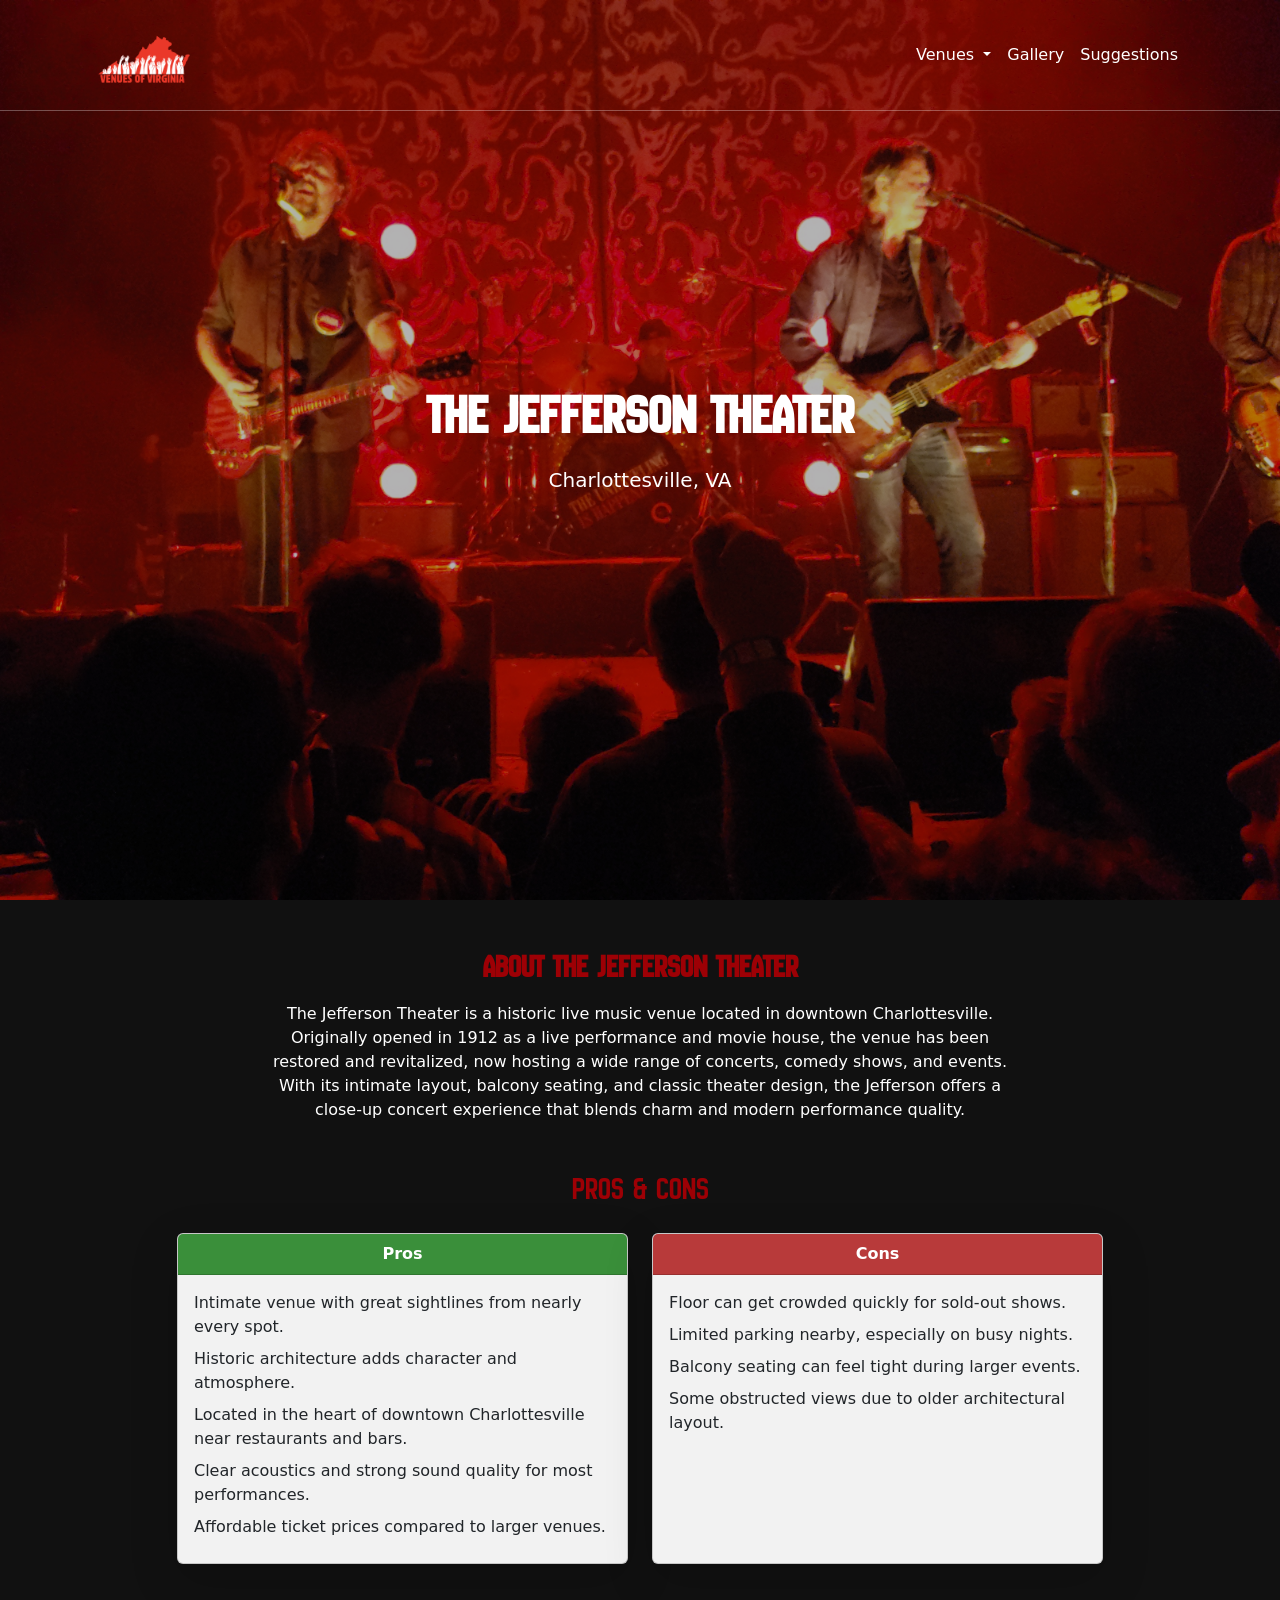
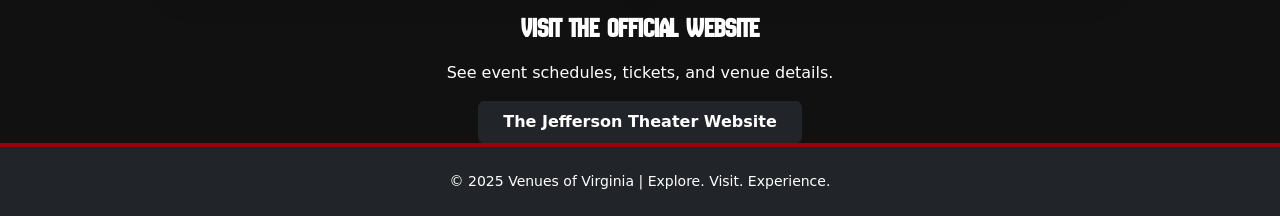
<file: jefferson.html>
<!doctype html>
<html lang="en">
  <head>
    <meta charset="utf-8">
    <meta name="viewport" content="width=device-width, initial-scale=1">
    <meta name="description" content="Find the best concert venues in Virginia!">
    <meta name="author" content="Venues of Virginia">
    <title>The Jefferson</title>
    <link rel="icon" type="image/x-icon" href="va.png" >

   <!-- Bootstrap v5.3.7 -->
   <!-- LOAD BOOTSTRAP CSS - DO NOT DELETE -->
    <link href="https://cdn.jsdelivr.net/npm/bootstrap@5.3.7/dist/css/bootstrap.min.css" rel="stylesheet" integrity="sha384-LN+7fdVzj6u52u30Kp6M/trliBMCMKTyK833zpbD+pXdCLuTusPj697FH4R/5mcr" crossorigin="anonymous">        
   <!-- END LOADING BOOTSTRAP CSS -->
    
   <!-- Custom styles -->
    <link href="style.css" rel="stylesheet">

    <!-- GOOGLE FONTS -->
    <link rel="preconnect" href="https://fonts.googleapis.com">
    <link rel="preconnect" href="https://fonts.gstatic.com" crossorigin>
    <link href="https://fonts.googleapis.com/css2?family=Alfa+Slab+One&family=Audiowide&family=Meow+Script&family=New+Amsterdam&display=swap" rel="stylesheet">
  </head>



  <body id="page-top">
    <!-- Navigation -->
<nav class="navbar navbar-expand-lg navbar-dark" id="mainNav">
  <div class="container px-4">

    <!-- Logo -->
    <a class="navbar-brand d-flex align-items-center" href="index.html">
      <img src="va.png" alt="Venues of Virginia logo">
    </a>

    <!-- Mobile toggle -->
    <button class="navbar-toggler" type="button" data-bs-toggle="collapse"
      data-bs-target="#navbarResponsive" aria-controls="navbarResponsive"
      aria-expanded="false" aria-label="Toggle navigation">
      <span class="navbar-toggler-icon"></span>
    </button>

    <!-- Nav Items  -->
    <div class="collapse navbar-collapse" id="navbarResponsive">
      <ul class="navbar-nav ms-auto mb-2 mb-lg-0">

        <!-- Dropdown -->
        <li class="nav-item dropdown">
          <a class="nav-link dropdown-toggle"
             href="#"
             id="venuesDropdown"
             role="button"
             data-bs-toggle="dropdown"
             aria-expanded="false">
            Venues
          </a>
          <ul class="dropdown-menu" aria-labelledby="venuesDropdown">
            <li><a class="dropdown-item" href="venues.html">Overview</a></li>
            <li><a class="dropdown-item" href="jefferson.html">The Jefferson, Charlottesville</a></li>
            <li><a class="dropdown-item" href="nats.html">The Nats Stadium, Washington D.C.</a></li>
            <li><a class="dropdown-item" href="allianz.html">The Allianz Amphitheater, Richmond</a></li>
            <li><a class="dropdown-item" href="veterans.html">Veterans United, Virginia Beach</a></li>
            <li><a class="dropdown-item" href="hampton.html">Hampton Coliseum, Hampton</a></li>
            <li><a class="dropdown-item" href="anthem.html">The Anthem, Washington D.C.</a></li>
          </ul>
        </li>

        <li class="nav-item">
          <a class="nav-link" href="gallery.html">Gallery</a>
        </li>

        <li class="nav-item">
          <a class="nav-link" href="suggestions.html">Suggestions</a>
        </li>

      </ul>
    </div>

  </div>
</nav>

<!-- Hero Header -->
<header class="hero-header jefferson-hero d-flex align-items-center">
    <div class="container text-center">
        <h1 class="fw-bold display-4 mb-3">The Jefferson Theater</h1>
        <p class="lead mb-4">Charlottesville, VA</p>
    </div>
</header>

<!-- Main Content -->
<main class="container my-5">

    <!-- About Section -->
    <section class="mb-5">
        <h2 class="fw-bold mb-3 text-center">About the Jefferson Theater</h2>
        <p class="text-center mx-auto jefferson-about-text">
            The Jefferson Theater is a historic live music venue located in downtown Charlottesville. 
            Originally opened in 1912 as a live performance and movie house, the venue has been 
            restored and revitalized, now hosting a wide range of concerts, comedy shows, and events. 
            With its intimate layout, balcony seating, and classic theater design, the Jefferson 
            offers a close-up concert experience that blends charm and modern performance quality.
        </p>
    </section>

    <!-- Pros & Cons Section -->
    <section class="my-5">
      <h2 class="text-center mb-4">Pros & Cons</h2>
        <div class="row justify-content-center g-4">

            <!-- Pros Card -->
            <div class="col-md-5">
                <div class="card shadow-lg h-100 jefferson-pros-cons-card">
                    <div class="card-header text-white fw-bold text-center jefferson-pros-header">
                        Pros
                    </div>
                    <div class="card-body">
                        <ul class="list-unstyled mb-0">
                            <li class="mb-2">Intimate venue with great sightlines from nearly every spot.</li>
                            <li class="mb-2">Historic architecture adds character and atmosphere.</li>
                            <li class="mb-2">Located in the heart of downtown Charlottesville near restaurants and bars.</li>
                            <li class="mb-2">Clear acoustics and strong sound quality for most performances.</li>
                            <li class="mb-2">Affordable ticket prices compared to larger venues.</li>
                        </ul>
                    </div>
                </div>
            </div>

            <!-- Cons Card -->
            <div class="col-md-5">
                <div class="card shadow-lg h-100 jefferson-pros-cons-card">
                    <div class="card-header text-white fw-bold text-center jefferson-cons-header">
                        Cons
                    </div>
                    <div class="card-body">
                        <ul class="list-unstyled mb-0">
                            <li class="mb-2">Floor can get crowded quickly for sold-out shows.</li>
                            <li class="mb-2">Limited parking nearby, especially on busy nights.</li>
                            <li class="mb-2">Balcony seating can feel tight during larger events.</li>
                            <li class="mb-2">Some obstructed views due to older architectural layout.</li>
                        </ul>
                    </div>
                </div>
            </div>

        </div>
    </section>

</main>

<!-- Visit Official Website -->
    <section class="text-center mt-5">
        <h3 class="fw-bold mb-3">Visit the Official Website</h3>
        <p class="mb-3">See event schedules, tickets, and venue details.</p>
        <a href="https://www.jeffersontheater.com/" 
           target="_blank" 
           class="btn btn-dark px-4 py-2 fw-bold">
            The Jefferson Theater Website
        </a>
    </section>

</main>

<!-- Footer -->
    <footer class="py-4 bg-dark">
      <div class="container text-center text-white small">
        <p class="m-0">&copy; 2025 Venues of Virginia | Explore. Visit. Experience.</p>
      </div>
    </footer>
</file>
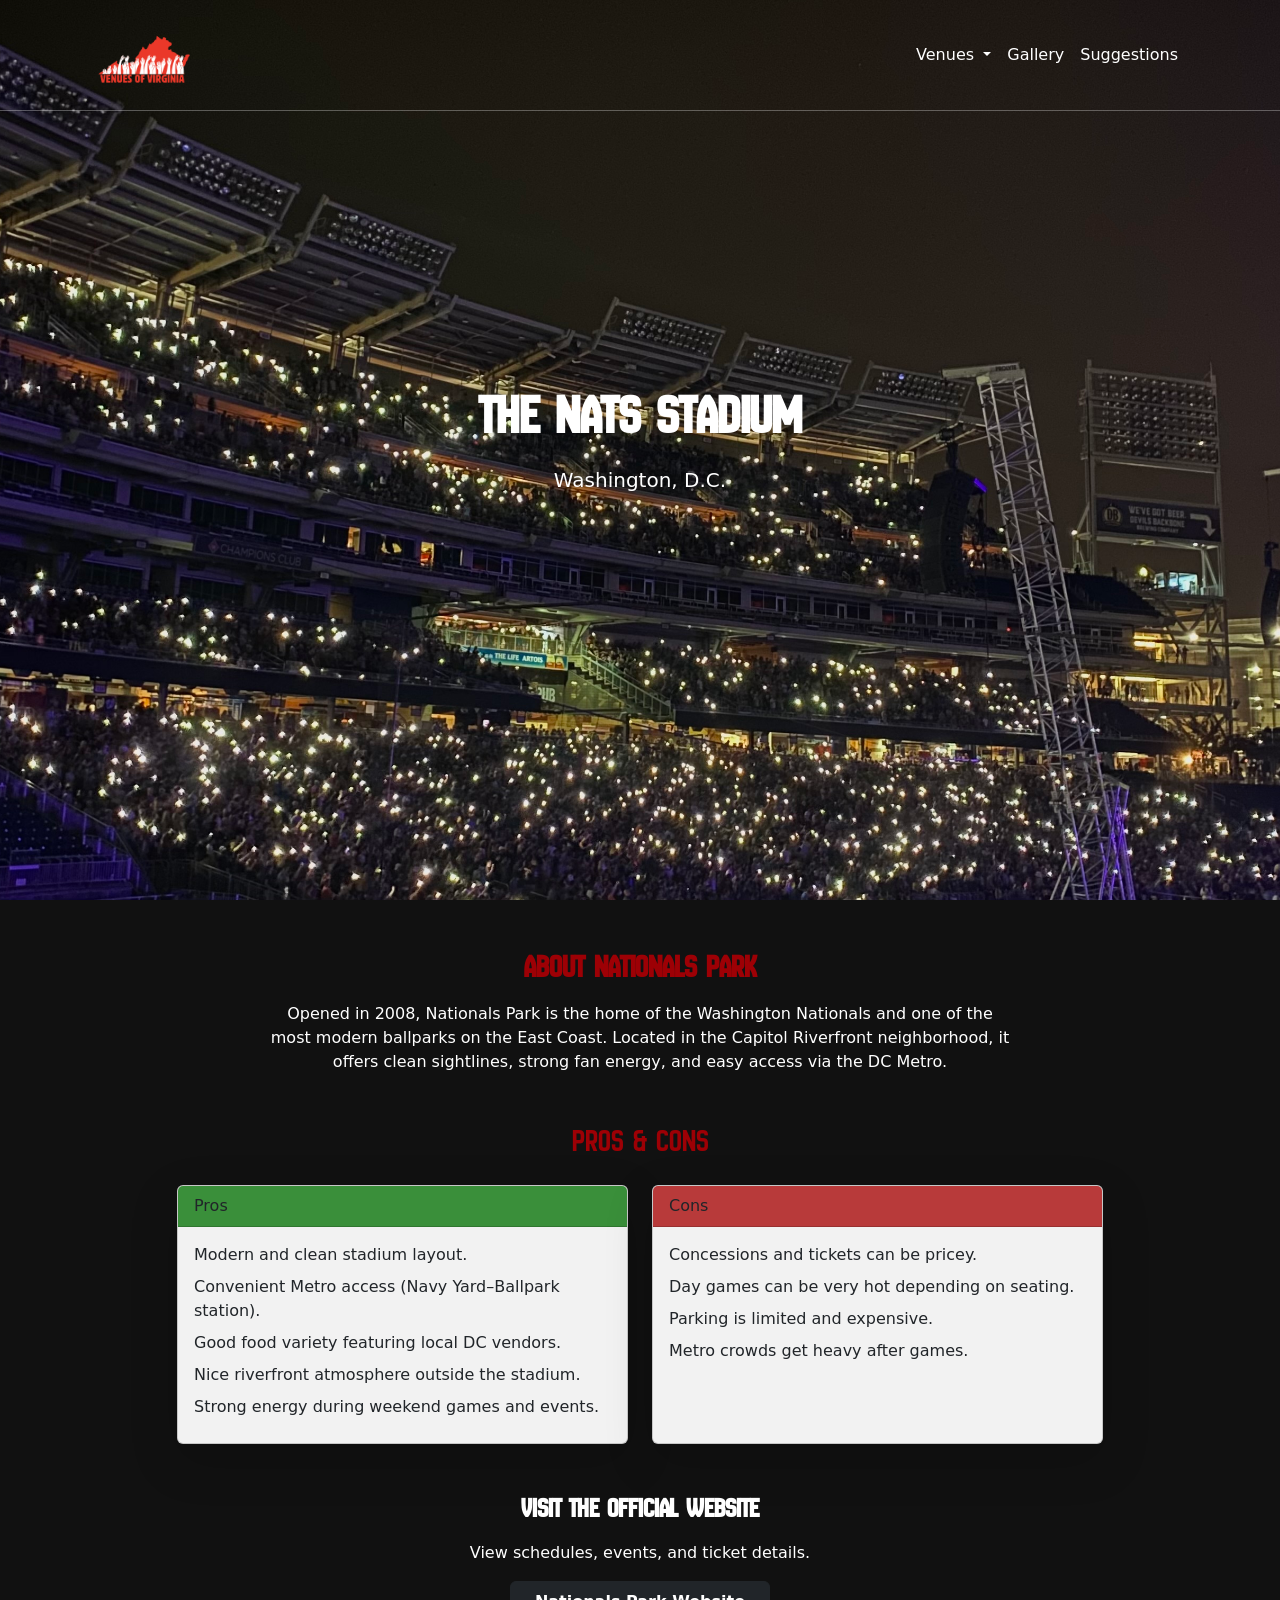
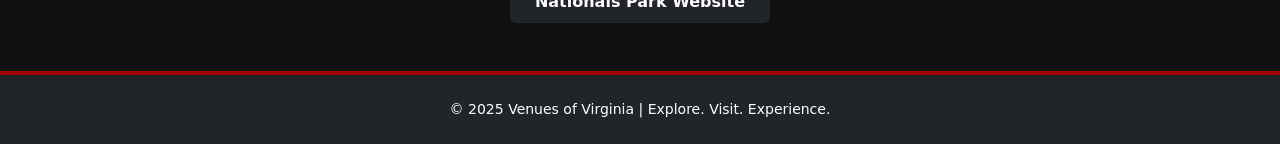
<file: nats.html>
<!doctype html>
<html lang="en">
  <head>
    <meta charset="utf-8">
    <meta name="viewport" content="width=device-width, initial-scale=1">
    <meta name="description" content="Find the best concert venues in Virginia!">
    <meta name="author" content="Venues of Virginia">
    <title>Nationals Park</title>
    <link rel="icon" type="image/x-icon" href="va.png" >

    <!-- Bootstrap v5.3.7 -->
    <link href="https://cdn.jsdelivr.net/npm/bootstrap@5.3.7/dist/css/bootstrap.min.css" rel="stylesheet">

    <!-- Custom styles -->
    <link href="style.css" rel="stylesheet">

    <!-- GOOGLE FONTS -->
    <link rel="preconnect" href="https://fonts.googleapis.com">
    <link rel="preconnect" href="https://fonts.gstatic.com" crossorigin>
    <link href="https://fonts.googleapis.com/css2?family=Alfa+Slab+One&family=Audiowide&family=Meow+Script&family=New+Amsterdam&display=swap" rel="stylesheet">
  </head>

  <body id="page-top">

<!-- NAVBAR -->
<nav class="navbar navbar-expand-lg navbar-dark" id="mainNav">
  <div class="container px-4">

    <a class="navbar-brand d-flex align-items-center" href="index.html">
      <img src="va.png" alt="Venues of Virginia logo">
    </a>

    <button class="navbar-toggler" type="button" data-bs-toggle="collapse"
      data-bs-target="#navbarResponsive" aria-controls="navbarResponsive"
      aria-expanded="false" aria-label="Toggle navigation">
      <span class="navbar-toggler-icon"></span>
    </button>

    <div class="collapse navbar-collapse" id="navbarResponsive">
      <ul class="navbar-nav ms-auto mb-2 mb-lg-0">

        <li class="nav-item dropdown">
          <a class="nav-link dropdown-toggle" href="#" id="venuesDropdown"
             role="button" data-bs-toggle="dropdown" aria-expanded="false">
            Venues
          </a>
          <ul class="dropdown-menu" aria-labelledby="venuesDropdown">
            <li><a class="dropdown-item" href="venues.html">Overview</a></li>
            <li><a class="dropdown-item" href="jefferson.html">The Jefferson, Charlottesville</a></li>
            <li><a class="dropdown-item" href="nats.html">The Nats Stadium, Washington D.C.</a></li>
            <li><a class="dropdown-item" href="allianz.html">The Allianz Amphitheater, Richmond</a></li>
            <li><a class="dropdown-item" href="veterans.html">Veterans United, Virginia Beach</a></li>
            <li><a class="dropdown-item" href="hampton.html">Hampton Coliseum, Hampton</a></li>
            <li><a class="dropdown-item" href="anthem.html">The Anthem, Washington D.C.</a></li>
          </ul>
        </li>

        <li class="nav-item">
          <a class="nav-link" href="gallery.html">Gallery</a>
        </li>

        <li class="nav-item">
          <a class="nav-link" href="suggestions.html">Suggestions</a>
        </li>

      </ul>
    </div>

  </div>
</nav>

<!-- HERO HEADER -->
<header class="nats-hero text-white d-flex align-items-center">
    <div class="container text-center">
        <h1 class="fw-bold display-4 mb-3">The Nats Stadium</h1>
        <p class="lead mb-4">Washington, D.C.</p>
    </div>
</header>

<!-- MAIN -->
<main class="container my-5">

    <!-- ABOUT -->
    <section class="mb-5">
        <h2 class="fw-bold mb-3 text-center">About Nationals Park</h2>
        <p class="text-center nats-about-text mx-auto">
            Opened in 2008, Nationals Park is the home of the Washington Nationals and one of the most
            modern ballparks on the East Coast. Located in the Capitol Riverfront neighborhood, it offers
            clean sightlines, strong fan energy, and easy access via the DC Metro.
        </p>
    </section>

    <!-- PROS & CONS -->
    <section class="my-5">
      <h2 class="text-center mb-4">Pros & Cons</h2>
        <div class="row justify-content-center g-4">

            <!-- PROS -->
            <div class="col-md-5">
                <div class="card shadow-lg h-100 nats-pros-cons-card">
                    <div class="card-header nats-pros-header">
                        Pros
                    </div>
                    <div class="card-body">
                        <ul class="list-unstyled mb-0">
                            <li class="mb-2">Modern and clean stadium layout.</li>
                            <li class="mb-2">Convenient Metro access (Navy Yard–Ballpark station).</li>
                            <li class="mb-2">Good food variety featuring local DC vendors.</li>
                            <li class="mb-2">Nice riverfront atmosphere outside the stadium.</li>
                            <li class="mb-2">Strong energy during weekend games and events.</li>
                        </ul>
                    </div>
                </div>
            </div>

            <!-- CONS -->
            <div class="col-md-5">
                <div class="card shadow-lg h-100 nats-pros-cons-card">
                    <div class="card-header nats-cons-header">
                        Cons
                    </div>
                    <div class="card-body">
                        <ul class="list-unstyled mb-0">
                            <li class="mb-2">Concessions and tickets can be pricey.</li>
                            <li class="mb-2">Day games can be very hot depending on seating.</li>
                            <li class="mb-2">Parking is limited and expensive.</li>
                            <li class="mb-2">Metro crowds get heavy after games.</li>
                        </ul>
                    </div>
                </div>
            </div>

        </div>
    </section>

    <!-- WEBSITE BUTTON -->
    <section class="text-center mt-5">
        <h3 class="fw-bold mb-3">Visit the Official Website</h3>
        <p class="mb-3">View schedules, events, and ticket details.</p>
        <a href="https://www.mlb.com/nationals/ballpark" 
           target="_blank" 
           class="btn btn-dark px-4 py-2 fw-bold">
            Nationals Park Website
        </a>
    </section>

</main>

<!-- FOOTER -->
<footer class="py-4 bg-dark">
  <div class="container text-center text-white small">
    <p class="m-0">&copy; 2025 Venues of Virginia | Explore. Visit. Experience.</p>
  </div>
</footer>

</body>
</html>
</file>
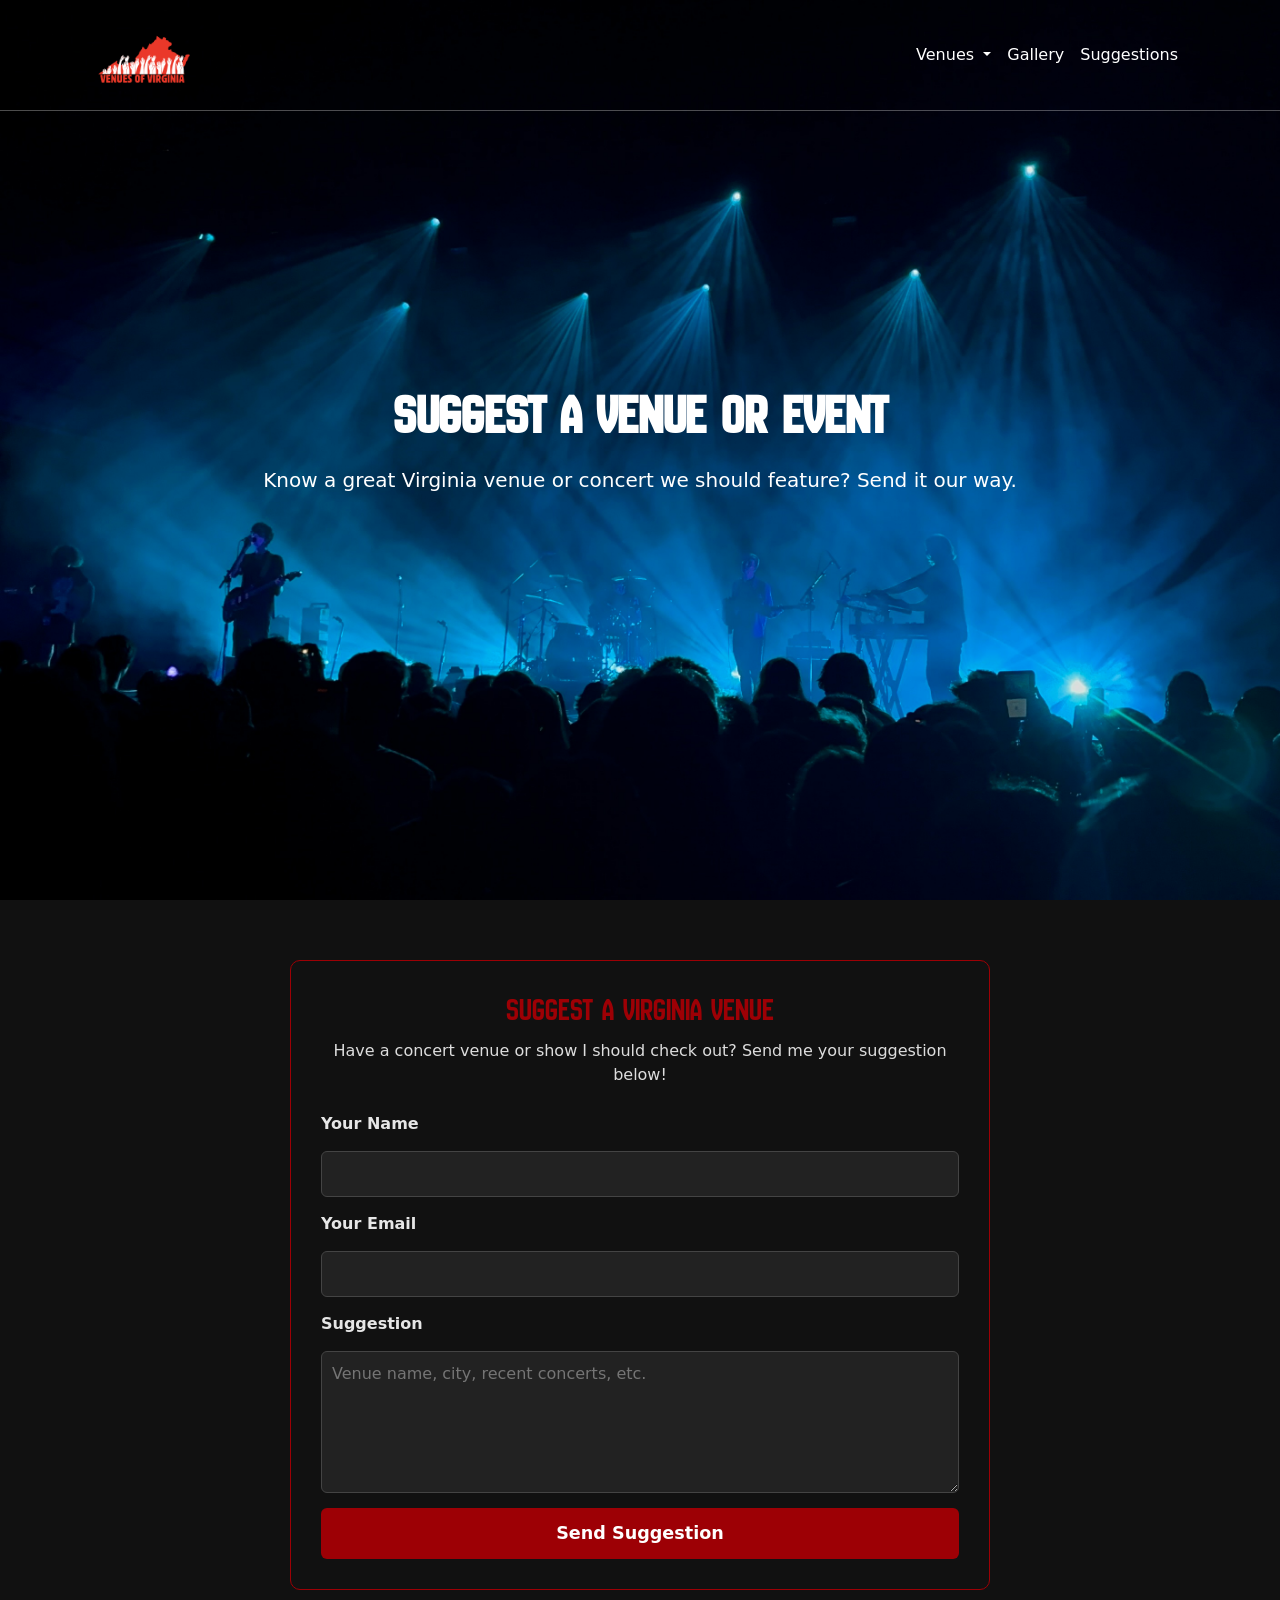
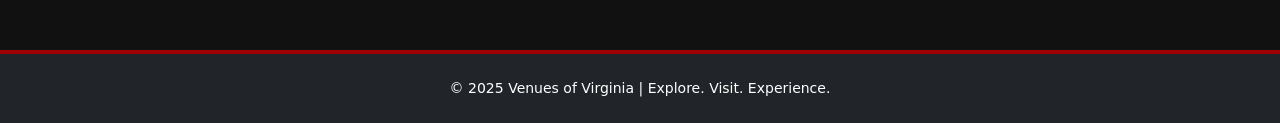
<file: suggestions.html>
<!doctype html>
<html lang="en">
  <head>
    <meta charset="utf-8">
    <meta name="viewport" content="width=device-width, initial-scale=1">
    <meta name="description" content="Find the best concert venues in Virginia!">
    <meta name="author" content="Venues of Virginia">
    <title>Suggestions</title>
    <link rel="icon" type="image/x-icon" href="va.png" >

   <!-- Bootstrap v5.3.7 -->
   <!-- LOAD BOOTSTRAP CSS - DO NOT DELETE -->
    <link href="https://cdn.jsdelivr.net/npm/bootstrap@5.3.7/dist/css/bootstrap.min.css" rel="stylesheet" integrity="sha384-LN+7fdVzj6u52u30Kp6M/trliBMCMKTyK833zpbD+pXdCLuTusPj697FH4R/5mcr" crossorigin="anonymous">        
   <!-- END LOADING BOOTSTRAP CSS -->
    
    <link href="style.css" rel="stylesheet">

    <!-- GOOGLE FONTS -->
    <link rel="preconnect" href="https://fonts.googleapis.com">
    <link rel="preconnect" href="https://fonts.gstatic.com" crossorigin>
    <link href="https://fonts.googleapis.com/css2?family=Alfa+Slab+One&family=Audiowide&family=Meow+Script&family=New+Amsterdam&display=swap" rel="stylesheet">
  </head>




  <body id="page-top">
    <!-- Navigation -->
<nav class="navbar navbar-expand-lg navbar-dark" id="mainNav">
  <div class="container px-4">

    <a class="navbar-brand d-flex align-items-center" href="index.html">
      <img src="va.png" alt="Venues of Virginia logo">
    </a>

    <!-- Mobile toggle -->
    <button class="navbar-toggler" type="button" data-bs-toggle="collapse"
      data-bs-target="#navbarResponsive" aria-controls="navbarResponsive"
      aria-expanded="false" aria-label="Toggle navigation">
      <span class="navbar-toggler-icon"></span>
    </button>

    <div class="collapse navbar-collapse" id="navbarResponsive">
      <ul class="navbar-nav ms-auto mb-2 mb-lg-0">

        <!-- Dropdown -->
        <li class="nav-item dropdown">
          <a class="nav-link dropdown-toggle"
             href="#"
             id="venuesDropdown"
             role="button"
             data-bs-toggle="dropdown"
             aria-expanded="false">
            Venues
          </a>
          <ul class="dropdown-menu" aria-labelledby="venuesDropdown">
            <li><a class="dropdown-item" href="venues.html">Overview</a></li>
            <li><a class="dropdown-item" href="jefferson.html">The Jefferson, Charlottesville</a></li>
            <li><a class="dropdown-item" href="nats.html">The Nats Stadium, Washington D.C.</a></li>
            <li><a class="dropdown-item" href="allianz.html">The Allianz Amphitheater, Richmond</a></li>
            <li><a class="dropdown-item" href="veterans.html">Veterans United, Virginia Beach</a></li>
            <li><a class="dropdown-item" href="hampton.html">Hampton Coliseum, Hampton</a></li>
            <li><a class="dropdown-item" href="anthem.html">The Anthem, Washington D.C.</a></li>
          </ul>
        </li>

        <li class="nav-item">
          <a class="nav-link" href="gallery.html">Gallery</a>
        </li>

        <li class="nav-item">
          <a class="nav-link" href="suggestions.html">Suggestions</a>
        </li>

      </ul>
    </div>

  </div>
</nav>


 <!-- Hero Header -->
    <header class="text-white d-flex align-items-center" 
    style="background: url('suggestheader.jpg') center/cover no-repeat; min-height: 100vh;">
        <div class="container text-center">
        <h1 class="fw-bold display-4 mb-3">Suggest a Venue or Event</h1>
       <p class="lead mb-4">Know a great Virginia venue or concert we should feature? Send it our way.</p>
  </div>
</header>

<section class="suggestions-section">
  <h2>Suggest a Virginia Venue</h2>
  <p>Have a concert venue or show I should check out? Send me your suggestion below!</p>

  <form class="suggestions-form" action="mailto:clarawfernandezzz@gmail.com" method="POST" enctype="text/plain">
    <label for="name">Your Name</label>
    <input type="text" id="name" name="name" required>

    <label for="email">Your Email</label>
    <input type="email" id="email" name="email" required>

    <label for="message">Suggestion</label>
    <textarea id="message" name="message" rows="5" required placeholder="Venue name, city, recent concerts, etc."></textarea>

    <button type="submit">Send Suggestion</button>
  </form>
</section>

 <!-- Footer -->
    <footer class="py-4 bg-dark">
      <div class="container text-center text-white small">
        <p class="m-0">&copy; 2025 Venues of Virginia | Explore. Visit. Experience.</p>
      </div>
    </footer>

<!-- LOAD BOOTSTRAP 5.3.7 JAVASCRIPT - DO NOT DELETE -->
<script src="https://cdn.jsdelivr.net/npm/bootstrap@5.3.7/dist/js/bootstrap.bundle.min.js" integrity="sha384-ndDqU0Gzau9qJ1lfW4pNLlhNTkCfHzAVBReH9diLvGRem5+R9g2FzA8ZGN954O5Q" crossorigin="anonymous"></script>

<script src="https://cdn.jsdelivr.net/npm/bootstrap@5.3.7/dist/js/bootstrap.bundle.min.js"
integrity="sha384-ndDqU0Gzau9qJ1lfW4pNLlhNTkCfHzAVBReH9diLvGRem5+R9g2FzA8ZGN954O5Q"
crossorigin="anonymous"></script>


<!-- END LOADING BOOTSTRAP JAVASCRIPT -->
</file>
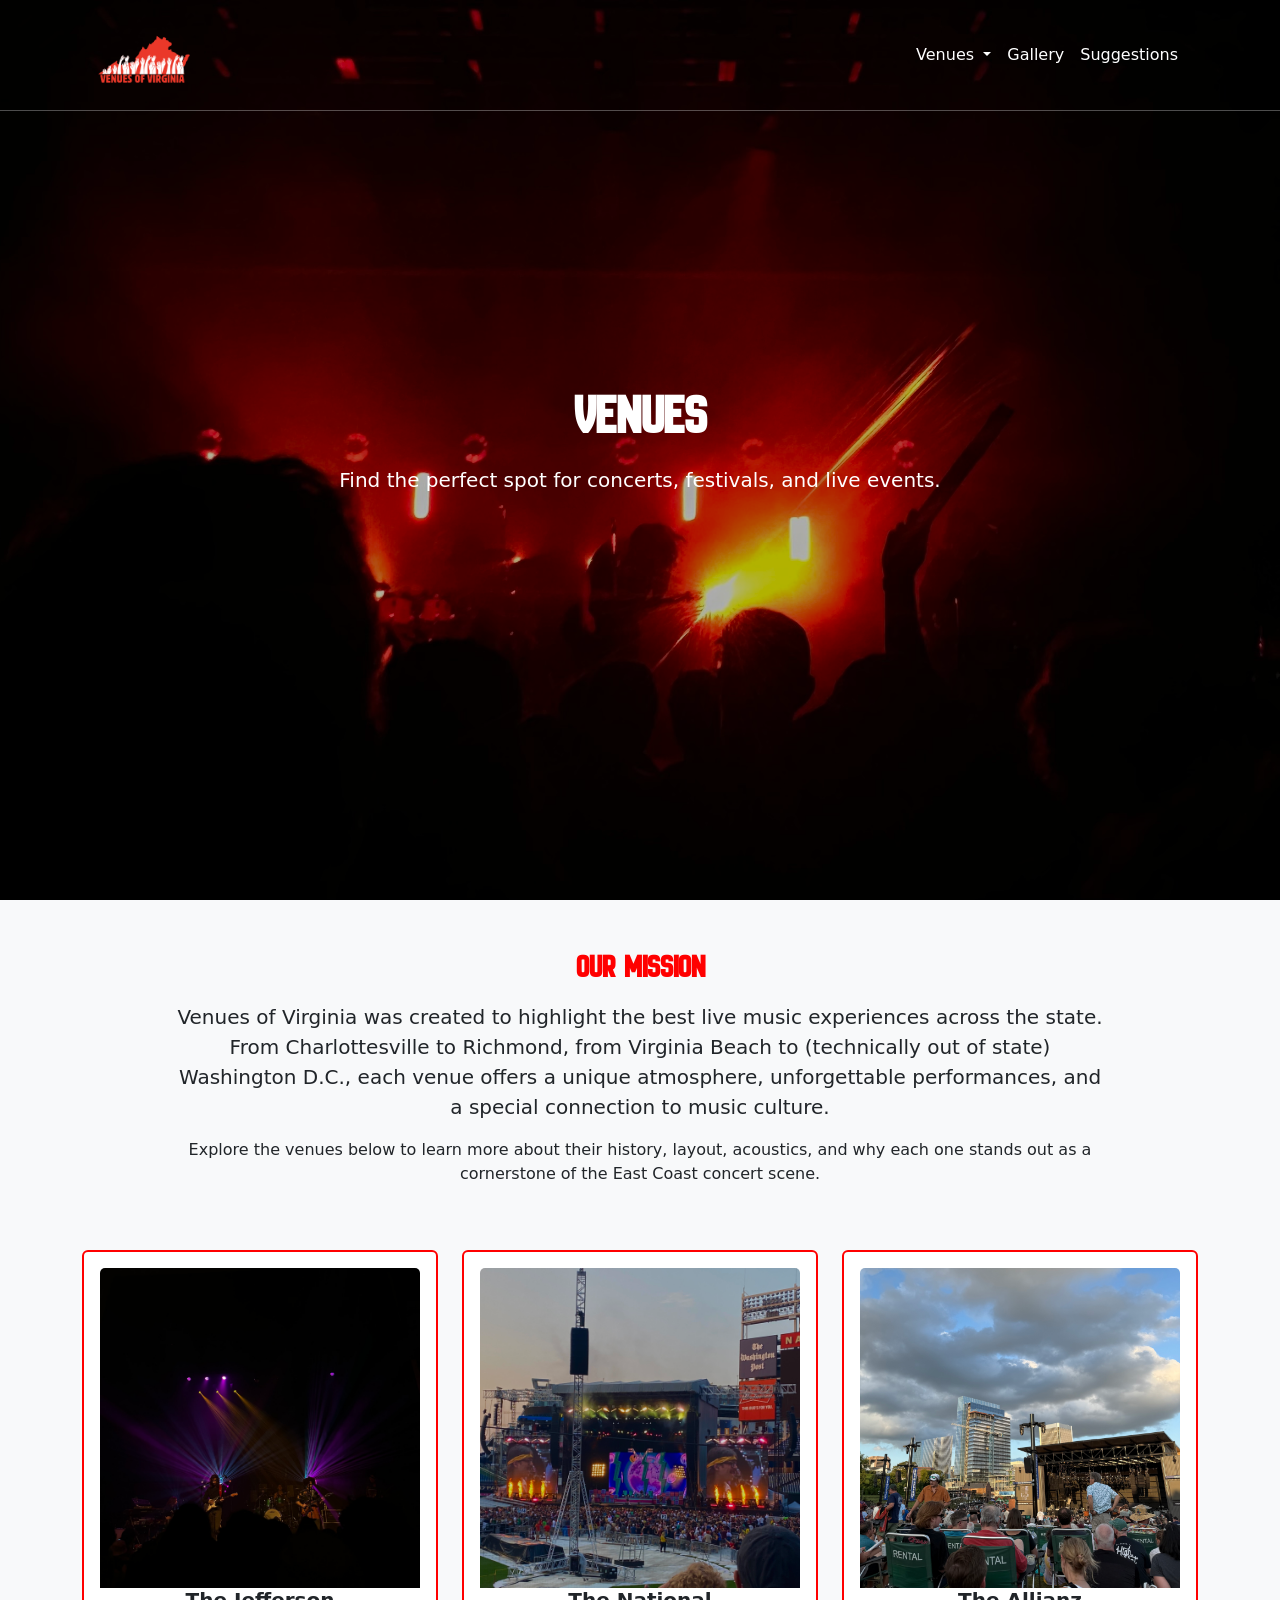
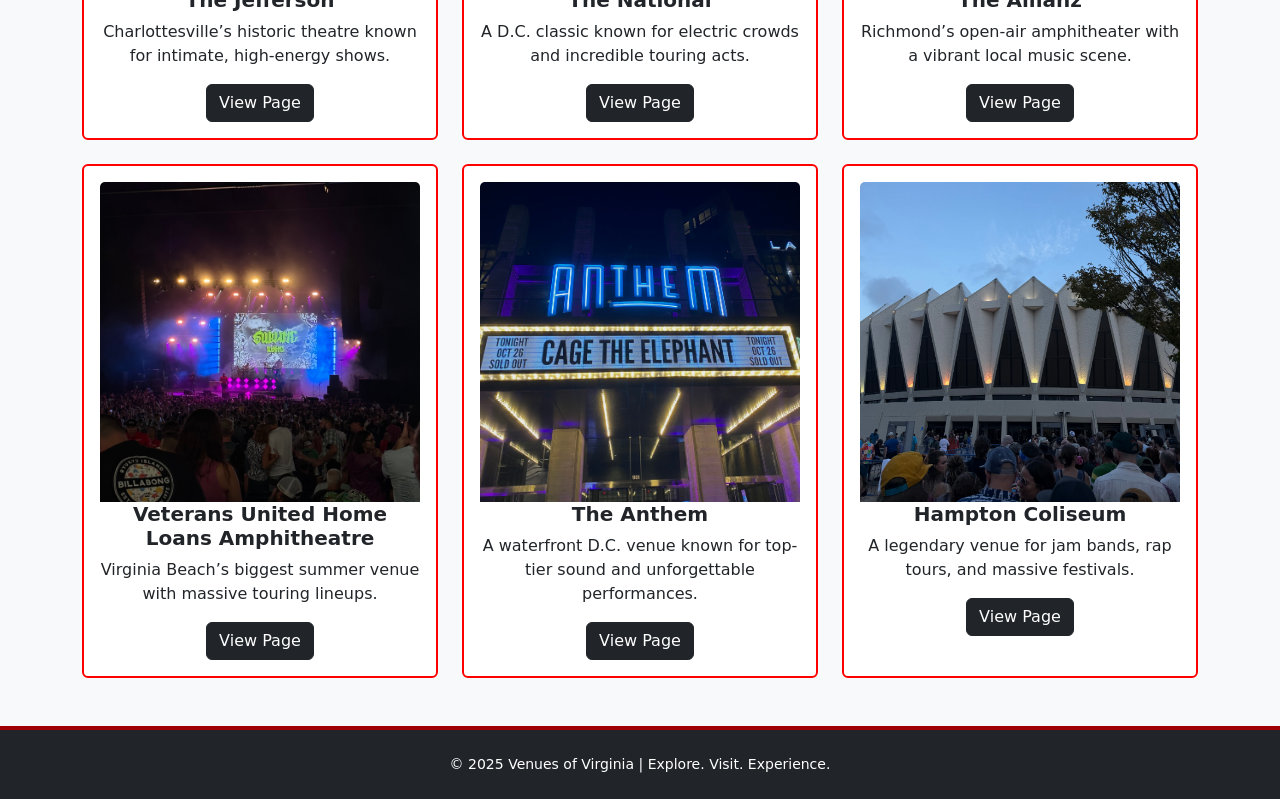
<file: venues.html>
<!doctype html>
<html lang="en">
  <head>
    <meta charset="utf-8">
    <meta name="viewport" content="width=device-width, initial-scale=1">
    <meta name="description" content="Find the best concert venues in Virginia!">
    <meta name="author" content="Venues of Virginia">
    <title>Venues</title>
    <link rel="icon" type="image/x-icon" href="va.png">

   <!-- Bootstrap v5.3.7 -->
   <!-- LOAD BOOTSTRAP CSS - DO NOT DELETE -->
    <link href="https://cdn.jsdelivr.net/npm/bootstrap@5.3.7/dist/css/bootstrap.min.css" rel="stylesheet" integrity="sha384-LN+7fdVzj6u52u30Kp6M/trliBMCMKTyK833zpbD+pXdCLuTusPj697FH4R/5mcr" crossorigin="anonymous">        
   <!-- END LOADING BOOTSTRAP CSS -->
    
    <link href="style.css" rel="stylesheet">

    <!-- GOOGLE FONTS -->
    <link rel="preconnect" href="https://fonts.googleapis.com">
    <link rel="preconnect" href="https://fonts.gstatic.com" crossorigin>
    <link href="https://fonts.googleapis.com/css2?family=Alfa+Slab+One&family=Audiowide&family=Meow+Script&family=New+Amsterdam&display=swap" rel="stylesheet">
  </head>



  <body id="page-top">
    <!-- Navigation -->
<nav class="navbar navbar-expand-lg navbar-dark" id="mainNav">
  <div class="container px-4">

    <!-- Logo  -->
    <a class="navbar-brand d-flex align-items-center" href="index.html">
      <img src="va.png" alt="Venues of Virginia logo">
    </a>

    <!-- Mobile toggle -->
    <button class="navbar-toggler" type="button" data-bs-toggle="collapse"
      data-bs-target="#navbarResponsive" aria-controls="navbarResponsive"
      aria-expanded="false" aria-label="Toggle navigation">
      <span class="navbar-toggler-icon"></span>
    </button>

    <!-- Nav Items  -->
    <div class="collapse navbar-collapse" id="navbarResponsive">
      <ul class="navbar-nav ms-auto mb-2 mb-lg-0">

        <!-- Dropdown -->
        <li class="nav-item dropdown">
          <a class="nav-link dropdown-toggle"
             href="#"
             id="venuesDropdown"
             role="button"
             data-bs-toggle="dropdown"
             aria-expanded="false">
            Venues
          </a>
          <ul class="dropdown-menu" aria-labelledby="venuesDropdown">
            <li><a class="dropdown-item" href="venues.html">Overview</a></li>
            <li><a class="dropdown-item" href="jefferson.html">The Jefferson, Charlottesville</a></li>
            <li><a class="dropdown-item" href="nats.html">The Nats Stadium, Washington D.C.</a></li>
            <li><a class="dropdown-item" href="allianz.html">The Allianz Amphitheater, Richmond</a></li>
            <li><a class="dropdown-item" href="veterans.html">Veterans United, Virginia Beach</a></li>
            <li><a class="dropdown-item" href="hampton.html">Hampton Coliseum, Hampton</a></li>
            <li><a class="dropdown-item" href="anthem.html">The Anthem, Washington D.C.</a></li>
          </ul>
        </li>

        <li class="nav-item">
          <a class="nav-link" href="gallery.html">Gallery</a>
        </li>

        <li class="nav-item">
          <a class="nav-link" href="suggestions.html">Suggestions</a>
        </li>

      </ul>
    </div>

  </div>
</nav>

<!-- Hero Header -->
<header class="hero-header text-white d-flex align-items-center">
    <div class="container text-center">
        <h1 class="fw-bold display-4 mb-3">Venues</h1>
        <p class="lead mb-4">Find the perfect spot for concerts, festivals, and live events.</p>
    </div>
</header>

<!-- About Content Section -->
<section class="py-5 bg-light text-dark">
  <div class="container">

    <div class="row mb-5">
      <div class="col-lg-10 mx-auto">
        <h2 class="fw-bold mb-3 text-center mission-title">Our Mission</h2>
        <p class="lead text-center">
          Venues of Virginia was created to highlight the best live music experiences across the state.
          From Charlottesville to Richmond, from Virginia Beach to (technically out of state) Washington D.C., each venue offers a
          unique atmosphere, unforgettable performances, and a special connection to music culture.
        </p>
        <p class="text-center">
          Explore the venues below to learn more about their history, layout, acoustics, and why each one
          stands out as a cornerstone of the East Coast concert scene.
        </p>
      </div>
    </div>

    <!-- Venue Cards -->
    <div class="row g-4">

      <!-- Jefferson -->
      <div class="col-md-6 col-lg-4">
        <div class="card h-100 custom-card">
          <div class="card-body text-center">
            <img src="jefferson.jpeg" class="card-img-top" alt="Jefferson venue photo">
            <h5 class="card-title fw-bold">The Jefferson</h5>
            <p class="card-text">Charlottesville’s historic theatre known for intimate, high-energy shows.</p>
            <a href="jefferson.html" class="btn btn-dark">View Page</a>
          </div>
        </div>
      </div>

      <!-- National -->
      <div class="col-md-6 col-lg-4">
        <div class="card h-100 custom-card">
          <div class="card-body text-center">
            <img src="national.jpeg" class="card-img-top" alt="The National venue photo">
            <h5 class="card-title fw-bold">The National</h5>
            <p class="card-text">A D.C. classic known for electric crowds and incredible touring acts.</p>
            <a href="nats.html" class="btn btn-dark">View Page</a>
          </div>
        </div>
      </div>

      <!-- Allianz -->
      <div class="col-md-6 col-lg-4">
        <div class="card h-100 custom-card">
          <div class="card-body text-center">
            <img src="allianz.jpeg" class="card-img-top" alt="Allianz venue photo">
            <h5 class="card-title fw-bold">The Allianz</h5>
            <p class="card-text">Richmond’s open-air amphitheater with a vibrant local music scene.</p>
            <a href="allianz.html" class="btn btn-dark">View Page</a>
          </div>
        </div>
      </div>

      <!-- Veterans -->
      <div class="col-md-6 col-lg-4">
        <div class="card h-100 custom-card">
          <div class="card-body text-center">
            <img src="veterans.jpeg" class="card-img-top" alt="Veterans venue photo">
            <h5 class="card-title fw-bold">Veterans United Home Loans Amphitheatre</h5>
            <p class="card-text">Virginia Beach’s biggest summer venue with massive touring lineups.</p>
            <a href="veterans.html" class="btn btn-dark">View Page</a>
          </div>
        </div>
      </div>

      <!-- Anthem -->
      <div class="col-md-6 col-lg-4">
        <div class="card h-100 custom-card">
          <div class="card-body text-center">
            <img src="anthem.jpeg" class="card-img-top" alt="Anthem venue photo">
            <h5 class="card-title fw-bold">The Anthem</h5>
            <p class="card-text">A waterfront D.C. venue known for top-tier sound and unforgettable performances.</p>
            <a href="anthem.html" class="btn btn-dark">View Page</a>
          </div>
        </div>
      </div>

      <!-- Hampton -->
      <div class="col-md-6 col-lg-4">
        <div class="card h-100 custom-card">
          <div class="card-body text-center">
            <img src="hampton.jpeg" class="card-img-top" alt="Hampton venue photo">
            <h5 class="card-title fw-bold">Hampton Coliseum</h5>
            <p class="card-text">A legendary venue for jam bands, rap tours, and massive festivals.</p>
            <a href="hampton.html" class="btn btn-dark">View Page</a>
          </div>
        </div>
      </div>

    </div>
  </div>
</section>



 <!-- Footer -->
    <footer class="py-4 bg-dark">
      <div class="container text-center text-white small">
        <p class="m-0">&copy; 2025 Venues of Virginia | Explore. Visit. Experience.</p>
      </div>
    </footer>

<!-- LOAD BOOTSTRAP 5.3.7 JAVASCRIPT - DO NOT DELETE -->
<script src="https://cdn.jsdelivr.net/npm/bootstrap@5.3.7/dist/js/bootstrap.bundle.min.js" integrity="sha384-ndDqU0Gzau9qJ1lfW4pNLlhNTkCfHzAVBReH9diLvGRem5+R9g2FzA8ZGN954O5Q" crossorigin="anonymous"></script>

<script src="https://cdn.jsdelivr.net/npm/bootstrap@5.3.7/dist/js/bootstrap.bundle.min.js"
integrity="sha384-ndDqU0Gzau9qJ1lfW4pNLlhNTkCfHzAVBReH9diLvGRem5+R9g2FzA8ZGN954O5Q"
crossorigin="anonymous"></script>


<!-- END LOADING BOOTSTRAP JAVASCRIPT -->
</file>
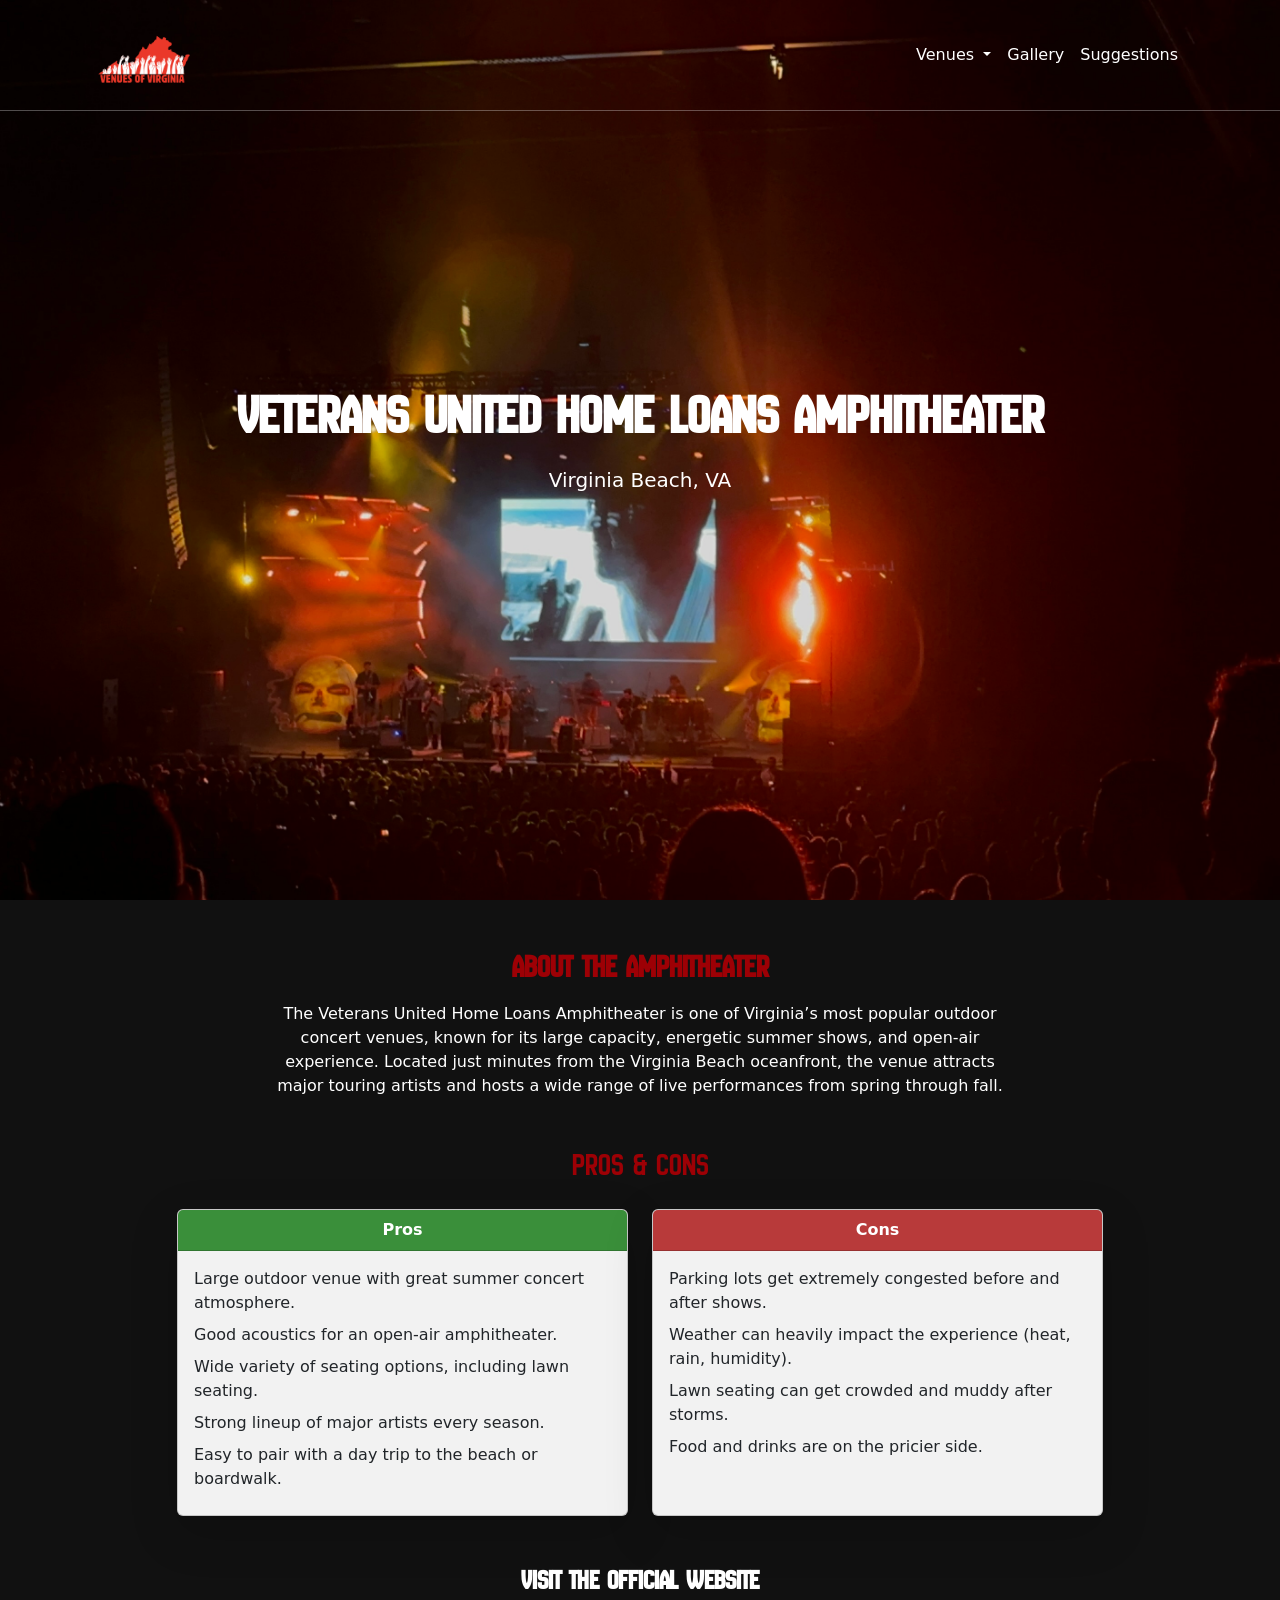
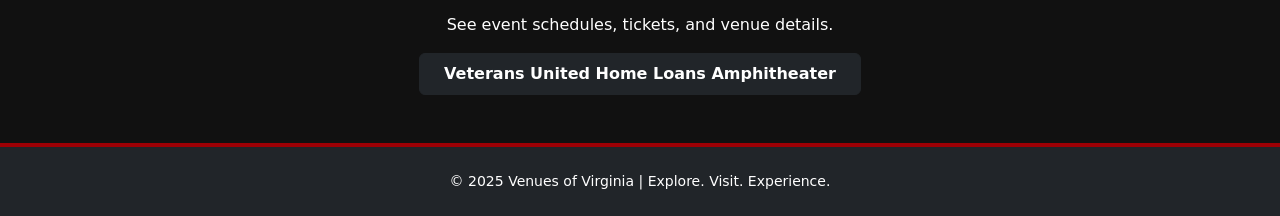
<file: veterans.html>
<!doctype html>
<html lang="en">
  <head>
    <meta charset="utf-8">
    <meta name="viewport" content="width=device-width, initial-scale=1">
    <meta name="description" content="Find the best concert venues in Virginia!">
    <meta name="author" content="Venues of Virginia">
    <title>Veterans</title>
    <link rel="icon" type="image/x-icon" href="va.png">

    <!-- Bootstrap v5.3.7 -->
    <link href="https://cdn.jsdelivr.net/npm/bootstrap@5.3.7/dist/css/bootstrap.min.css" rel="stylesheet" integrity="sha384-LN+7fdVzj6u52u30Kp6M/trliBMCMKTyK833zpbD+pXdCLuTusPj697FH4R/5mcr" crossorigin="anonymous">        

    <!-- Custom styles -->
    <link href="style.css" rel="stylesheet">

    <!-- Google Fonts -->
    <link rel="preconnect" href="https://fonts.googleapis.com">
    <link rel="preconnect" href="https://fonts.gstatic.com" crossorigin>
    <link href="https://fonts.googleapis.com/css2?family=Alfa+Slab+One&family=Audiowide&family=Meow+Script&family=New+Amsterdam&display=swap" rel="stylesheet">
  </head>

  <body id="page-top">
    <!-- Navigation -->
    <nav class="navbar navbar-expand-lg navbar-dark" id="mainNav">
      <div class="container px-4">

        <a class="navbar-brand d-flex align-items-center" href="index.html">
          <img src="va.png" alt="Venues of Virginia logo">
        </a>

        <button class="navbar-toggler" type="button" data-bs-toggle="collapse"
          data-bs-target="#navbarResponsive" aria-controls="navbarResponsive"
          aria-expanded="false" aria-label="Toggle navigation">
          <span class="navbar-toggler-icon"></span>
        </button>

        <div class="collapse navbar-collapse" id="navbarResponsive">
          <ul class="navbar-nav ms-auto mb-2 mb-lg-0">

            <li class="nav-item dropdown">
              <a class="nav-link dropdown-toggle" href="#" id="venuesDropdown" role="button" data-bs-toggle="dropdown" aria-expanded="false">
                Venues
              </a>
              <ul class="dropdown-menu" aria-labelledby="venuesDropdown">
                <li><a class="dropdown-item" href="venues.html">Overview</a></li>
                <li><a class="dropdown-item" href="jefferson.html">The Jefferson, Charlottesville</a></li>
                <li><a class="dropdown-item" href="nats.html">The Nats Stadium, Washington D.C.</a></li>
                <li><a class="dropdown-item" href="allianz.html">The Allianz Amphitheater, Richmond</a></li>
                <li><a class="dropdown-item" href="veterans.html">Veterans United, Virginia Beach</a></li>
                <li><a class="dropdown-item" href="hampton.html">Hampton Coliseum, Hampton</a></li>
                <li><a class="dropdown-item" href="anthem.html">The Anthem, Washington D.C.</a></li>
              </ul>
            </li>

            <li class="nav-item">
              <a class="nav-link" href="gallery.html">Gallery</a>
            </li>

            <li class="nav-item">
              <a class="nav-link" href="suggestions.html">Suggestions</a>
            </li>

          </ul>
        </div>

      </div>
    </nav>

    <!-- Hero Header -->
<header class="veterans-hero text-white d-flex align-items-center">
  <div class="container text-center">
    <h1 class="fw-bold display-4 mb-3">Veterans United Home Loans Amphitheater</h1>
    <p class="lead mb-4">Virginia Beach, VA</p>
  </div>
</header>

<!-- Main Content -->
<main class="container my-5">

  <!-- About Section -->
  <section class="mb-5">
    <h2 class="fw-bold mb-3 text-center">About the Amphitheater</h2>
    <p class="text-center mx-auto veterans-about-text">
      The Veterans United Home Loans Amphitheater is one of Virginia’s most popular outdoor concert 
      venues, known for its large capacity, energetic summer shows, and open-air experience. Located 
      just minutes from the Virginia Beach oceanfront, the venue attracts major touring artists and 
      hosts a wide range of live performances from spring through fall.
    </p>
  </section>

  <!-- Pros & Cons Section -->
  <section class="my-5">
    <h2 class="text-center mb-4">Pros & Cons</h2>
    <div class="row justify-content-center g-4">

      <!-- Pros Card -->
      <div class="col-md-5">
        <div class="card shadow-lg h-100 veterans-pros-cons-card">
          <div class="card-header text-white fw-bold text-center veterans-pros-header">
            Pros
          </div>
          <div class="card-body">
            <ul class="list-unstyled mb-0">
              <li class="mb-2">Large outdoor venue with great summer concert atmosphere.</li>
              <li class="mb-2">Good acoustics for an open-air amphitheater.</li>
              <li class="mb-2">Wide variety of seating options, including lawn seating.</li>
              <li class="mb-2">Strong lineup of major artists every season.</li>
              <li class="mb-2">Easy to pair with a day trip to the beach or boardwalk.</li>
            </ul>
          </div>
        </div>
      </div>

      <!-- Cons Card -->
      <div class="col-md-5">
        <div class="card shadow-lg h-100 veterans-pros-cons-card">
          <div class="card-header text-white fw-bold text-center veterans-cons-header">
            Cons
          </div>
          <div class="card-body">
            <ul class="list-unstyled mb-0">
              <li class="mb-2">Parking lots get extremely congested before and after shows.</li>
              <li class="mb-2">Weather can heavily impact the experience (heat, rain, humidity).</li>
              <li class="mb-2">Lawn seating can get crowded and muddy after storms.</li>
              <li class="mb-2">Food and drinks are on the pricier side.</li>
            </ul>
          </div>
        </div>
      </div>

    </div>
  </section>

    <!-- Visit Official Website -->
    <section class="text-center mt-5">
        <h3 class="fw-bold mb-3">Visit the Official Website</h3>
        <p class="mb-3">See event schedules, tickets, and venue details.</p>
        <a href="https://www.eventticketscenter.com/veterans-united-home-loans-amphitheater-virginia-beach-norfolk-tickets/138094/e" 
           target="_blank" 
           class="btn btn-dark px-4 py-2 fw-bold">
            Veterans United Home Loans Amphitheater
        </a>
    </section>

</main>


    <!-- Footer -->
    <footer class="py-4 bg-dark">
      <div class="container text-center text-white small">
        <p class="m-0">&copy; 2025 Venues of Virginia | Explore. Visit. Experience.</p>
      </div>
    </footer>
  </body>
</html>
</file>
<file: style.css>
.navbar {
  min-height: 70px;
  padding-top: 0;
  padding-bottom: 0;
  display: flex;
  align-items: center;
  position: fixed;
  top: 0;
  width: 100%;
  z-index: 1030;
  transition: background-color 0.4s ease, border-color 0.4s ease;
  background-color: transparent;
  border-bottom: 1px solid rgba(255, 255, 255, 0.3); 
  box-shadow: none;
}

h1 {
  font-family: "Alfa Slab One", serif;
  color: #ffffff;
}

h2 {
  font-family: "Alfa Slab One", serif;
  color: #9d0005;
}

.light-text {
  color: #e6e6e6 !important; /* soft light gray */
}

/* HERO HEADER */
.hero-header {
    background: url('venueheader.jpg') center/cover no-repeat;
    min-height: 100vh;
}

/* RED TITLE */
.mission-title {
    color: red;
}

/* RED CARD BORDER */
.custom-card {
    border: 2px solid red;
}

.card:hover {
  transform: translateY(-5px);
  transition: 0.3s ease;
  background-color: #464242;
}
.btn-dark:hover {
  background-color: #9d0005;
  border-color: #9d0005;
}



/* Logo adjustments */
.navbar-brand img {
  height: 100px;
  width: auto;
  object-fit: contain;
}

.navbar-dark .navbar-nav .nav-link {
  color: #fff !important;
  font-weight: 500;
}

.navbar-dark .navbar-nav .nav-link:hover {
  color: #ddd !important;
}

.navbar.scrolled {
  background-color: #fff !important;
  border-bottom: 1px solid rgba(0, 0, 0, 0.1);
  box-shadow: 0 2px 6px rgba(0, 0, 0, 0.1);
}

.navbar.scrolled .navbar-nav .nav-link {
  color: #000 !important;
}

.navbar.scrolled .navbar-nav .nav-link:hover {
  color: #555 !important;
}

/* Ensure link colors override Bootstrap when scrolled */
.navbar.navbar-dark.scrolled .navbar-nav .nav-link {
  color: #000 !important;
}

.navbar.navbar-dark.scrolled .navbar-nav .nav-link:hover {
  color: #555 !important;
}


/*-------------------------- HEADER -------------------------*/

/* Hero header overlay */
.hero-header::before {
  content: "";
  position: absolute;
  top: 0;
  left: 0;
  width: 100%;
  height: 100%;
  background: rgba(0,0,0,0.3); 
  z-index: 0;
}

.hero-header .container {
  position: relative;
  z-index: 1; 
}

/* Hero header custom colors */
.hero-title {
  color: #ffffff; 
}

.hero-subtitle {
  color: #ffffff;
  font-weight: 600;
  font-size: 1.4rem;
  line-height: 1.5;
  text-shadow: 1px 1px 3px rgba(249, 249, 249, 0.9);
}

footer {
  width: 100%;
  max-width: 100%;
  background-color: #000000; 
  border-top: 4px solid #9d0005;
}

/* GOOGLE FONTS */
h1, h2, h3, .navbar-brand {
  font-family: 'New Amsterdam', sans-serif;
}




.nav-item.dropdown:hover .dropdown-menu {
  display: block;
  margin-top: 0;
}


/*-------------------------- SUGGESTIONS -------------------------*/
.suggestions-section {
  max-width: 700px;
  margin: 60px auto;
  padding: 30px;
  background-color: #111;
  border: 1px solid #9d0005;
  border-radius: 10px;
  color: #f4f4f4;
  text-align: center;
}

body {
  background-color: #111; /* deep black/charcoal */
  color: white;
}

.suggestions-section h2 {
  color: #9d0005;
  font-size: 2rem;
  margin-bottom: 10px;
}

.suggestions-section p {
  margin-bottom: 25px;
  font-size: 1rem;
  color: #ddd;
}

/* Form Styling */
.suggestions-form {
  display: flex;
  flex-direction: column;
  gap: 15px;
}

.suggestions-form label {
  text-align: left;
  font-weight: 600;
  color: #e6e6e6;
}

.suggestions-form input,
.suggestions-form textarea {
  width: 100%;
  padding: 10px;
  background-color: #222;
  border: 1px solid #444;
  border-radius: 6px;
  color: #fff;
  font-size: 1rem;
}

.suggestions-form input:focus,
.suggestions-form textarea:focus {
  border-color: #9d0005;
  outline: none;
}

/* Button */
.suggestions-form button {
  padding: 12px;
  background-color: #9d0005;
  color: #fff;
  border: none;
  border-radius: 6px;
  font-size: 1.1rem;
  cursor: pointer;
  transition: 0.2s ease-in-out;
  font-weight: bold;
}

.suggestions-form button:hover {
  background-color: #9d0005;
  transform: scale(1.03);
}

/* ***********ALLIANZ*********** */
/* HERO HEADER (background removed from inline styles) */
.allianz-hero {
    background: url('allianz-main.jpg') center/cover no-repeat;
    min-height: 100vh;
}

/* ABOUT SECTION PARAGRAPH WIDTH */
.about-allianz-text {
    max-width: 750px;
}

/* CARD BACKGROUNDS */
.pros-cons-card {
    background-color: #f2f2f2;
}

/* PROS HEADER COLOR */
.pros-header {
    background-color: #3a8f3a;
}

/* CONS HEADER COLOR */
.cons-header {
    background-color: #b83a3a;
}

/* **********ANTHEM************ */
/* HERO HEADER */
.anthem-hero {
    background: url('anthem-main.jpeg') center/cover no-repeat;
    min-height: 100vh;
}

/* About Section Paragraph Width */
.anthem-about-text {
    max-width: 750px;
}

/* Shared Pros/Cons Card Styling */
.pros-cons-card {
    background-color: #f2f2f2;
}

/* Pros Header Color */
.pros-header {
    background-color: #3a8f3a;
}

/* Cons Header Color */
.cons-header {
    background-color: #b83a3a;
}

/* *******HAMPTON******** */
/* HERO HEADER */
.hampton-hero {
    background: url('hampton-main.jpeg') center/cover no-repeat;
    min-height: 100vh;
}

/* About Section Paragraph Width */
.hampton-about-text {
    max-width: 750px;
}

/* Shared Pros/Cons Card Styling */
.hampton-pros-cons-card {
    background-color: #f2f2f2;
}

/* Pros Header Color */
.hampton-pros-header {
    background-color: #3a8f3a;
}

/* Cons Header Color */
.hampton-cons-header {
    background-color: #b83a3a;
}

/* ***********JEFFERSON*********** */

/* HERO HEADER */
.jefferson-hero {
    background: url('jefferson-main.jpeg') center/cover no-repeat;
    min-height: 100vh;
}

/* About Section Paragraph Width */
.jefferson-about-text {
    max-width: 750px;
}

/* Shared Pros/Cons Card Styling */
.jefferson-pros-cons-card {
    background-color: #f2f2f2;
}

/* Pros Header Color */
.jefferson-pros-header {
    background-color: #3a8f3a;
}

/* Cons Header Color */
.jefferson-cons-header {
    background-color: #b83a3a;
}

/* ***********NATS / NATIONALS PARK*********** */

/* HERO HEADER */
.nats-hero {
    background: url('national-main.jpeg') center/cover no-repeat;
    min-height: 100vh;
}

/* About Section Paragraph Width */
.nats-about-text {
    max-width: 750px;
}

/* Shared Pros/Cons Card Styling */
.nats-pros-cons-card {
    background-color: #f2f2f2;
}

/* Pros Header Color */
.nats-pros-header {
    background-color: #3a8f3a;
}

/* Cons Header Color */
.nats-cons-header {
    background-color: #b83a3a;
}

/* **********VETERANS************ */
/* HERO HEADER */
.veterans-hero {
    background: url('veterans-main.jpeg') center/cover no-repeat;
    min-height: 100vh;
}

/* About Section Paragraph Width */
.veterans-about-text {
    max-width: 750px;
}

/* Shared Pros/Cons Card Styling */
.veterans-pros-cons-card {
    background-color: #f2f2f2;
}

/* Pros Header Color */
.veterans-pros-header {
    background-color: #3a8f3a;
}

/* Cons Header Color */
.veterans-cons-header {
    background-color: #b83a3a;
}
</file>
